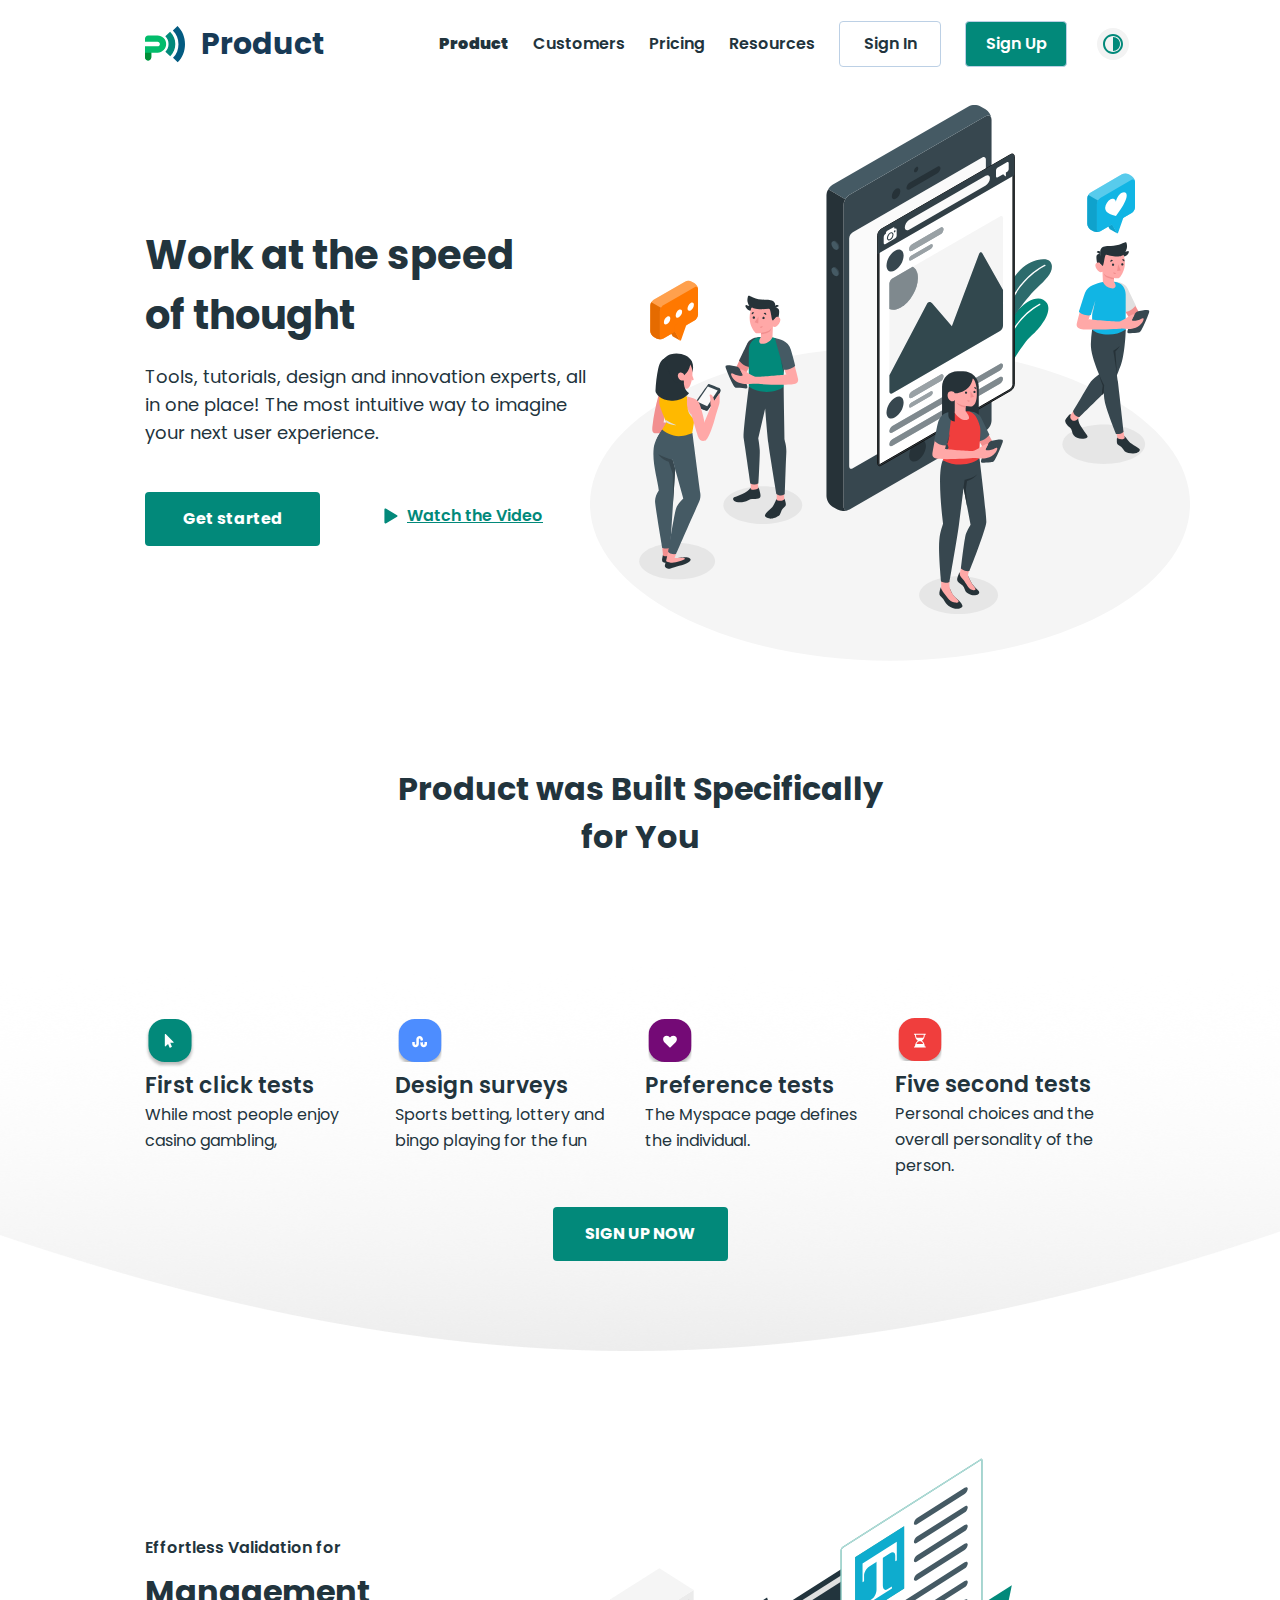
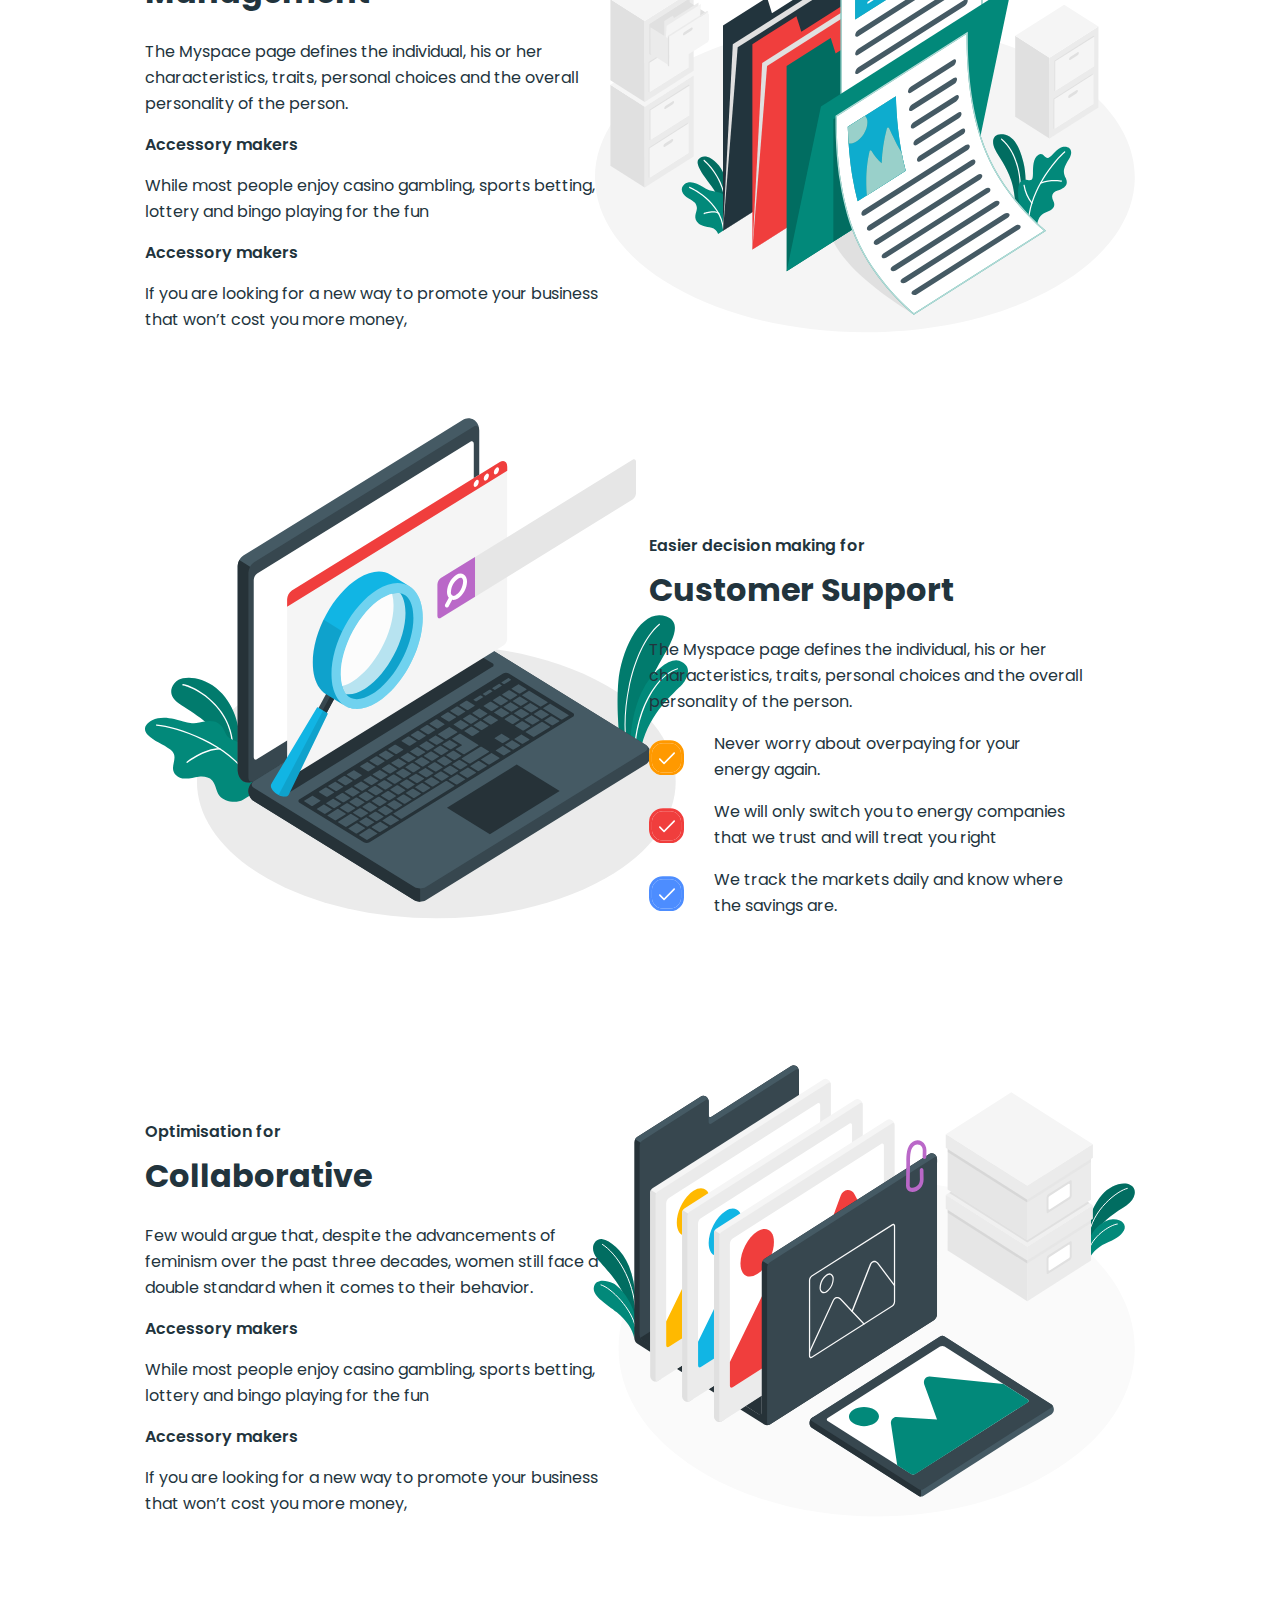
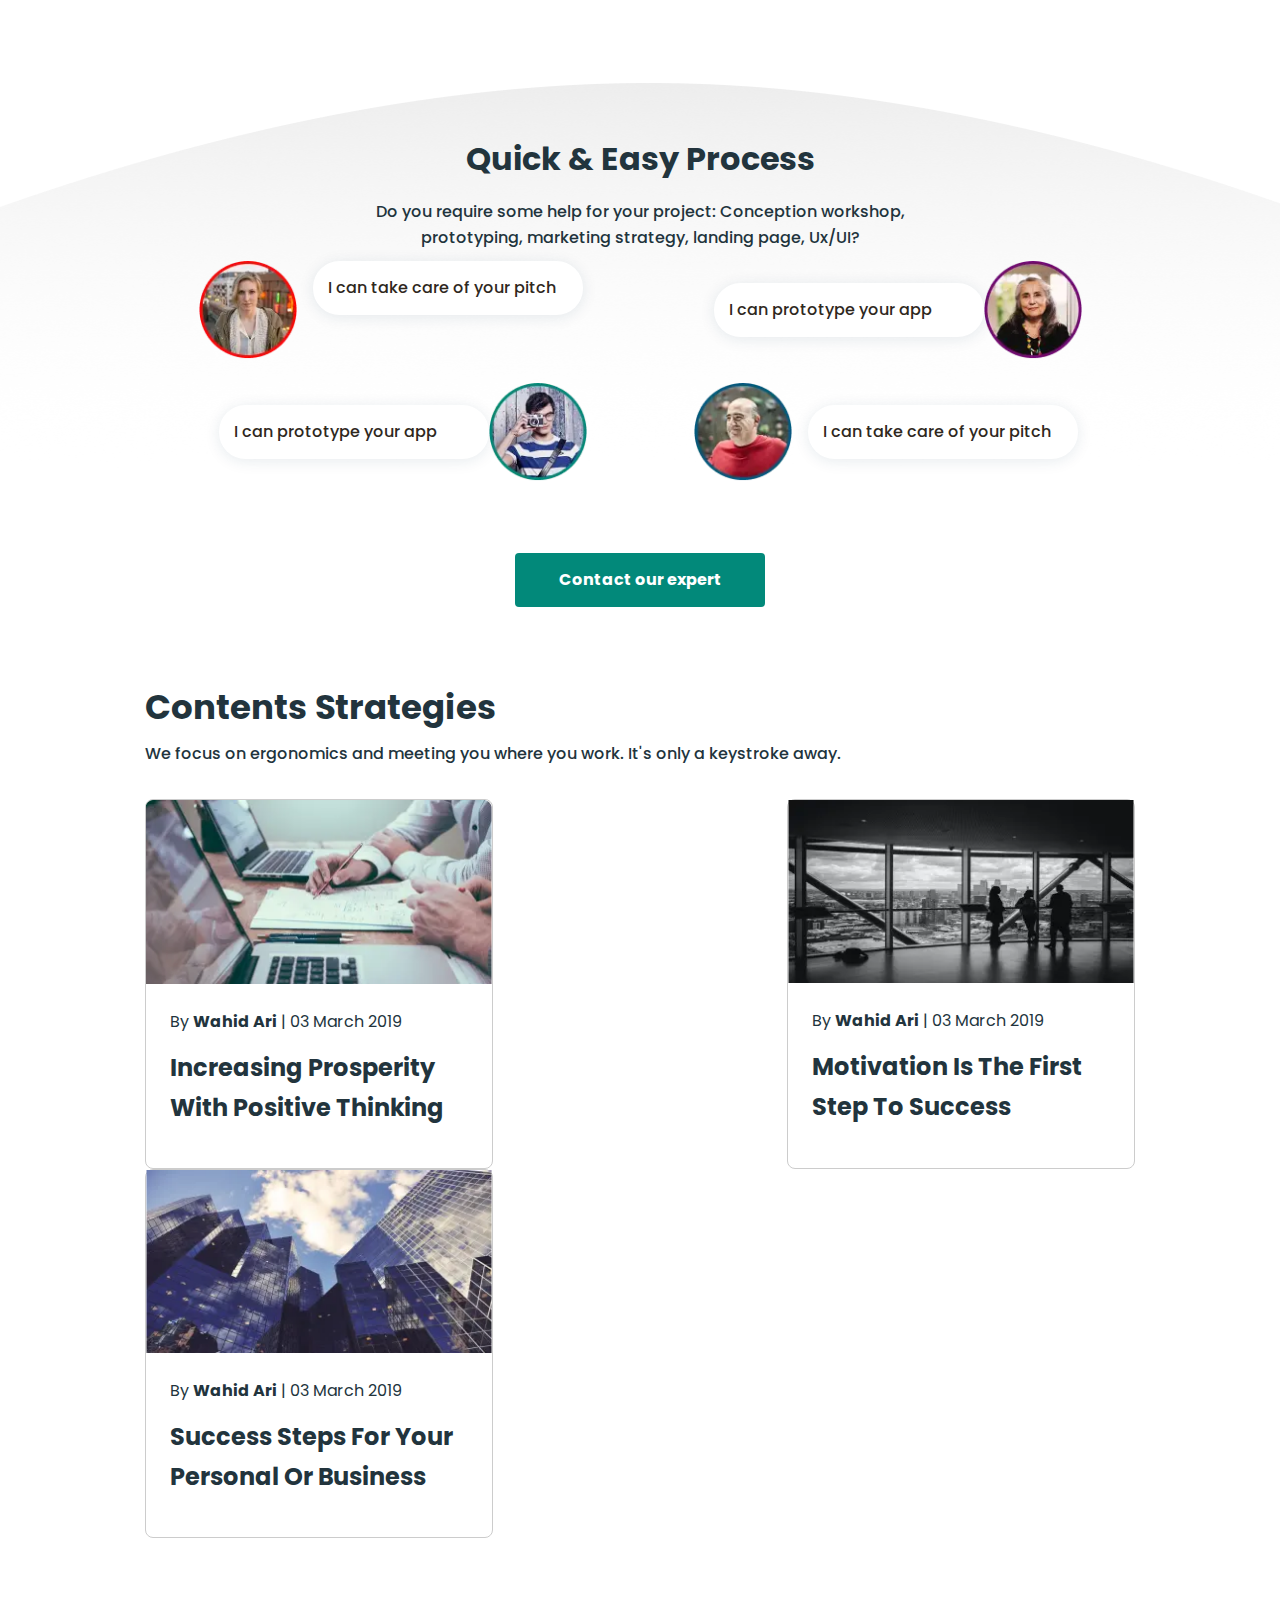
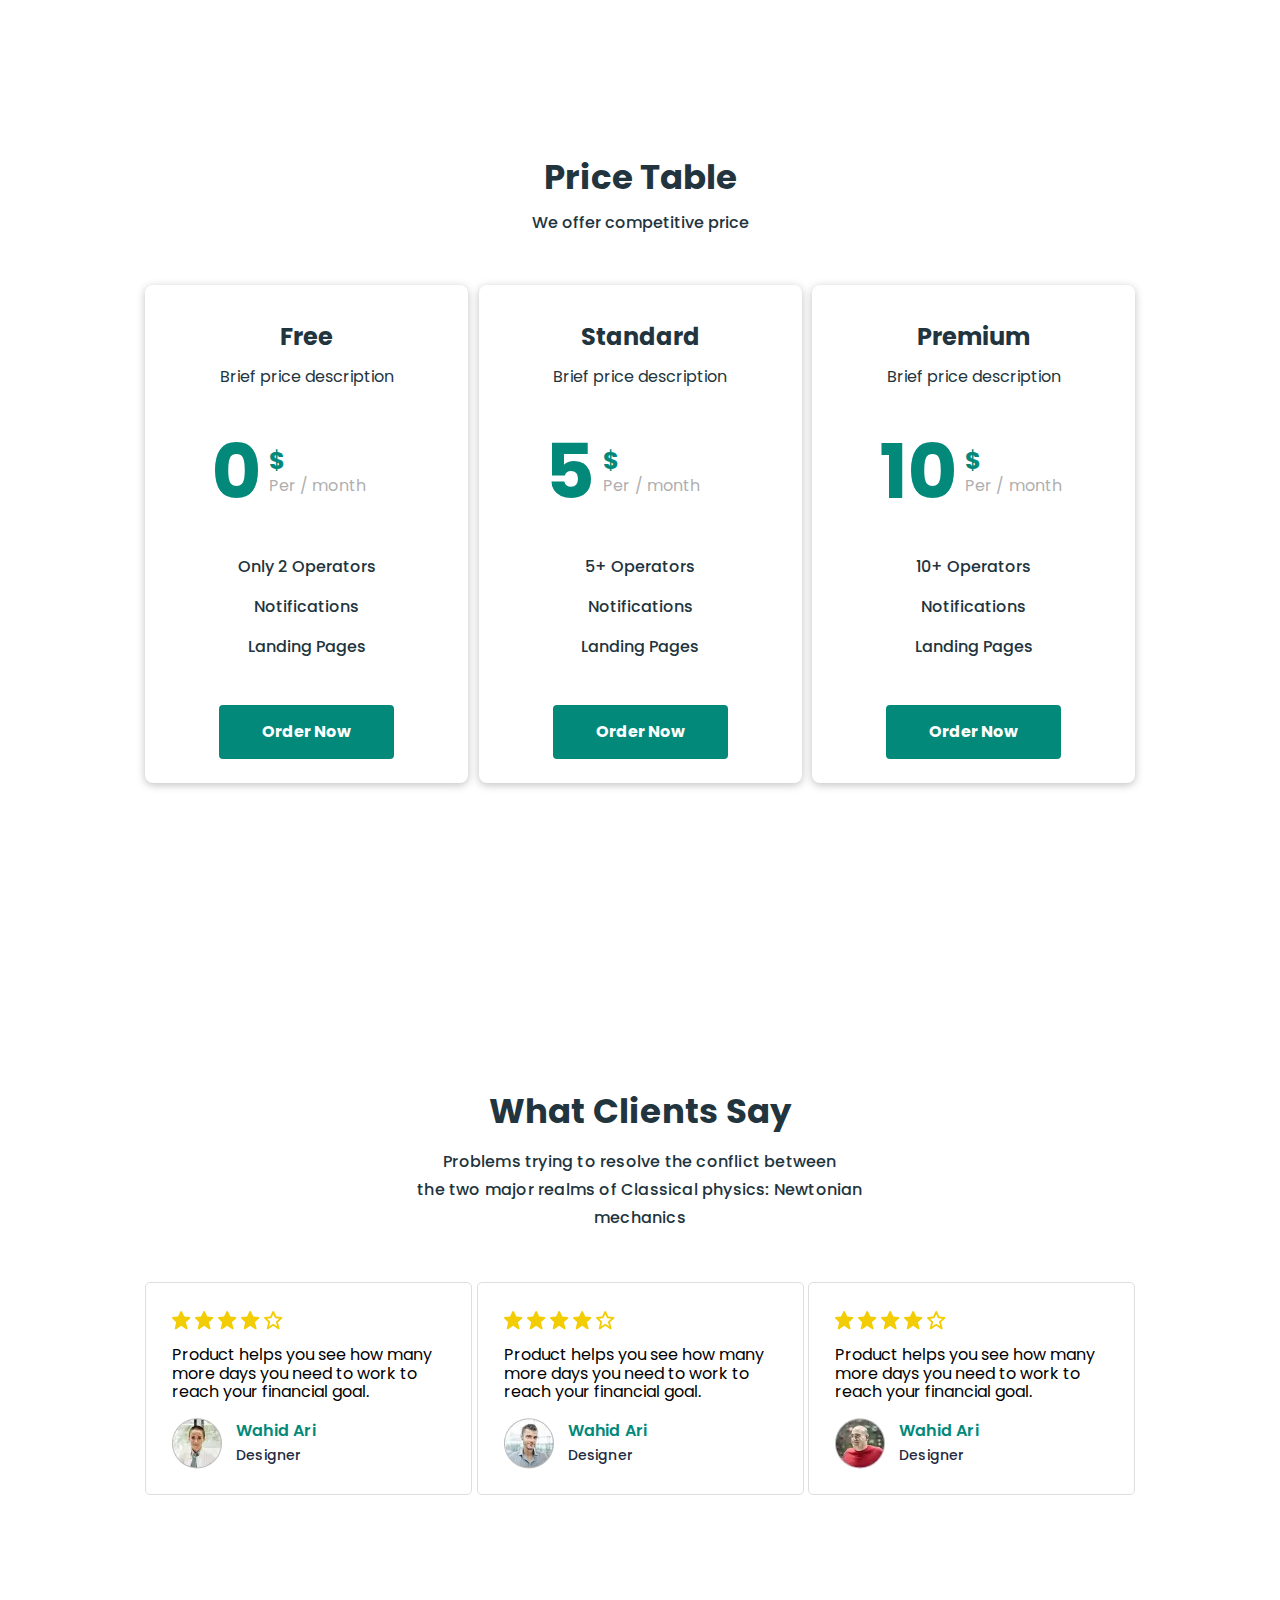
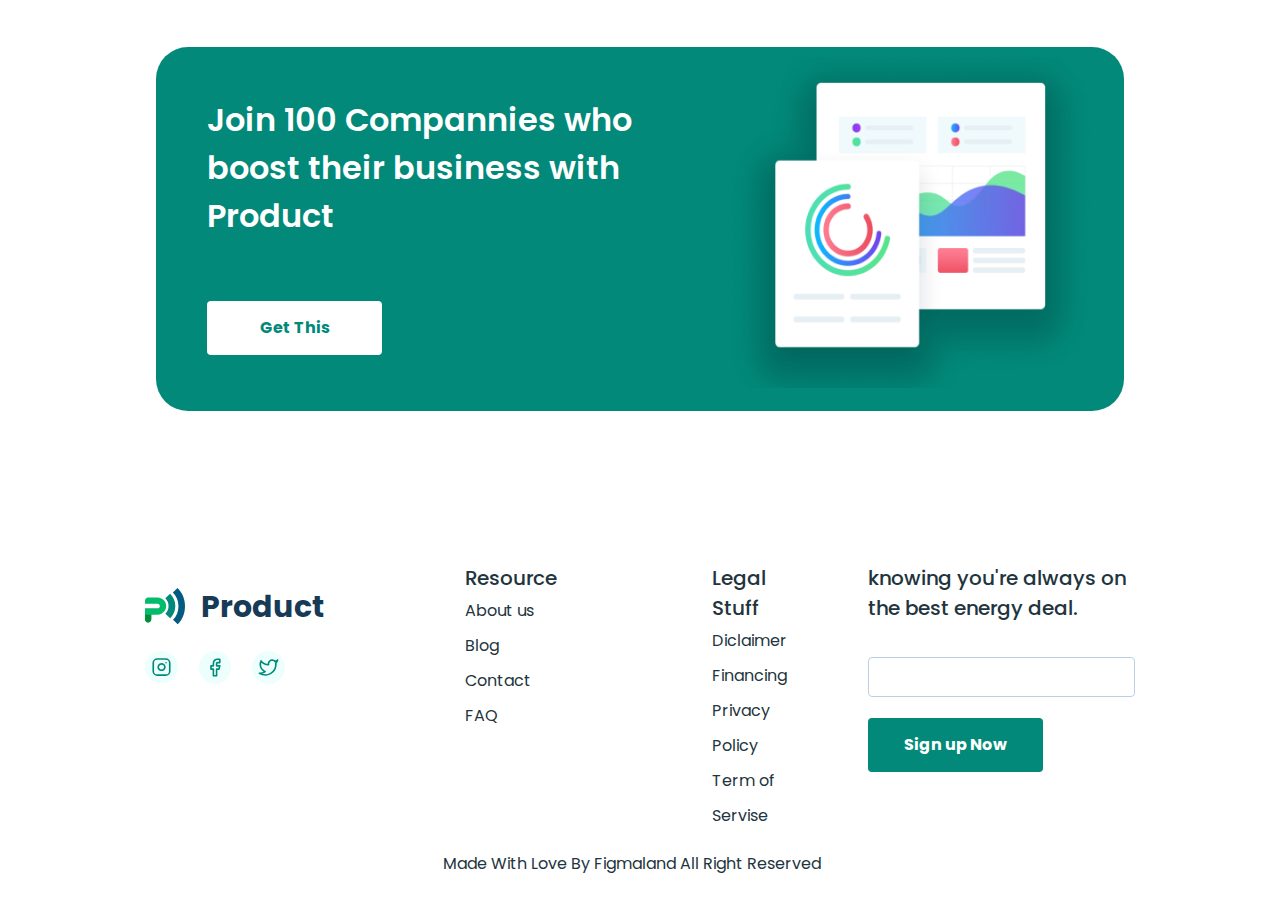
<file: index.html>
<!DOCTYPE html>
<html lang="en">

<head>
  <meta charset="UTF-8">
  <meta http-equiv="X-UA-Compatible" content="IE=edge">
  <meta name="viewport" content="width=device-width, initial-scale=1.0">
  <title>Macbook</title>
  <link rel="preconnect" href="https://fonts.googleapis.com">
  <link rel="preconnect" href="https://fonts.gstatic.com" crossorigin>
  <link href="https://fonts.googleapis.com/css2?family=Poppins:wght@400;500;600;700&display=swap" rel="stylesheet">
  <link rel="stylesheet" href="./styles/normalize.css">
  <link rel="stylesheet" href="./styles/main.css">
</head>

<body>

  <header class="site-header">
    <div class="container">
      <div class="site-header__inner">
        <a class="site-logo" href="./index.html">
          <img src="./images/logo2.svg" alt="Site logo">
          <p class="site-logo2">Product</p>
        </a>

        <nav class="navbar">
          <ul class="navbar__list">
            <li class="navbar__item">
              <a class="navbar__link navbar__link--active" href="index.html">
                Product
              </a>
            </li>
            <li class="navbar__item">
              <a class="navbar__link" href="./customer.html">
                Customers
              </a>
            </li>
            <li class="navbar__item">
              <a class="navbar__link" href="./pricing.html">
                Pricing
              </a>
            </li>
            <li class="navbar__item">
              <a class="navbar__link" href="./resource.html">
                Resources
              </a>
            </li>
            <li class="navbar__item">
              <a class="registration__link" href="#">Sign In</a>
            </li>
            <li class="navbar__item">
              
              <a class="registration__link registration__link--active " href="#">Sign Up</a>
            </li>
            <li class="navbar__item">
              <button class="mode">
              <img src="./images/logo1.svg" alt="">
            </button></li>
          </ul>
        </nav>

        <div class="menu">
          <img src="./images/menu.png" alt="menu img">
        </div>

        
      </div>
    </div>
  </header>

  <main>
    <h1 class="visually-hidden">Welcome to our comfortable platform</h1>
    <section id="hero" class="hero">
      <div class="container">
        <div class="hero__inner">
          <h2 class="hero__title">
            Work at the speed <br> of thought
          </h2>
          <p class="hero__text">
            Tools, tutorials, design and innovation experts, all in one place! The most intuitive way to imagine your
            next user experience.
          </p>

          <a href="#" class="main-link">Get started</a>
          <a class="play-link" href="">Watch the Video</a>

        </div>


      </div>
    </section>

    <section class="product">
      <div class="container">
        <div class="product__inner">
          <h2 class="product__title">
            Product was Built Specifically
            for You
          </h2>

          <ul class="product__list">
            <li class="product__item">
              <h3 class="product__item__title">
                First click tests
              </h3>
              <p class="product__item__text">
                While most people enjoy casino gambling,
              </p>
            </li>
            <li class="product__item">
              <h3 class="product__item__title">
                Design surveys
              </h3>
              <p class="product__item__text">
                Sports betting, lottery and bingo playing for the fun
              </p>
            </li>
            <li class="product__item">
              <h3 class="product__item__title">
                Preference tests
              </h3>
              <p class="product__item__text">
                The Myspace page defines the individual.
              </p>
            </li>
            <li class="product__item">
              <h3 class="product__item__title">
                Five second tests
              </h3>
              <p class="product__item__text">
                Personal choices and the overall personality of the person.
              </p>
            </li>
          </ul>

          <a href="#" class="main-link main-link--product">SIGN UP NOW</a>
        </div>
      </div>
    </section>

    <section class="servises">
      <div class="container">
        <div class="servises__inner">
          <ul class="servises__list">
            <li class="servises__item">
              <div class="servises__item__content">
                <strong class="servises__item__strong">Effortless Validation for</strong>
                <h3 class="servises__item__title">
                  Management
                </h3>

                <p class="servises__item__text">
                  The Myspace page defines the individual, his or her characteristics, traits, personal choices and the
                  overall personality of the person.
                </p>

                <strong class="servises__item__strong">Accessory makers</strong>

                <p class="servises__item__text">
                  While most people enjoy casino gambling, sports betting, lottery and bingo playing for the fun
                </p>

                <strong class="servises__item__strong">Accessory makers</strong>

                <p class="servises__item__text">
                  If you are looking for a new way to promote your business that won’t cost you more money,
                </p>
              </div>
            </li>

            <li class="servises__item">
              <div class="servises__item__content">
                <strong class="servises__item__strong">Easier decision making for</strong>
                <h3 class="servises__item__title">
                  Customer Support
                </h3>

                <p class="servises__item__text">
                  The Myspace page defines the individual, his or her characteristics, traits, personal choices and the
                  overall personality of the person.
                </p>

                <ul class="about">
                  <li class="about__item">
                    <p class="about__text">
                      Never worry about overpaying for your energy again.
                    </p>
                  </li>
                  <li class="about__item">
                    <p class="about__text">
                      We will only switch you to energy companies that we trust and will treat you right
                    </p>
                  </li>
                  <li class="about__item">
                    <p class="about__text">
                      We track the markets daily and know where the savings are.
                    </p>
                  </li>
                </ul>

              </div>

            </li>
            <li class="servises__item">
              <div class="servises__item__content">
                <strong class="servises__item__strong">Optimisation for</strong>
                <h3 class="servises__item__title">
                  Collaborative
                </h3>

                <p class="servises__item__text">
                  Few would argue that, despite the advancements of feminism over the past three decades, women still
                  face a double standard when it comes to their behavior.
                </p>

                <strong class="servises__item__strong">Accessory makers</strong>

                <p class="servises__item__text">
                  While most people enjoy casino gambling, sports betting, lottery and bingo playing for the fun
                </p>

                <strong class="servises__item__strong">Accessory makers</strong>

                <p class="servises__item__text">
                  If you are looking for a new way to promote your business that won’t cost you more money,
                </p>
              </div>

            </li>
          </ul>
        </div>
      </div>
    </section>

    <section class="experts">
      <div class="container">
        <div class="experts__inner">
          <h2 class="experts__title">
            Quick & Easy Process
          </h2>
          <p class="experts__text">
            Do you require some help for your project: Conception workshop,
            prototyping, marketing strategy, landing page, Ux/UI?
          </p>

          <ul class="experts__list">
            <li class="experts__item">
             <picture>
              <source type="image/webp" srcset="./images/person1.webp 1x , ./images/person1@2x.webp 2x">
              <img class="person1" src="./images/person1.png" alt="" srcset=" ./images/person1.png 1x , ./images/person1@2x.png 2x" width="98" height="98">

             </picture>
              
              <p class="experts__comment">
                I can take care of your pitch
                <span class="circle"></span>
                <span class="circle circle2"></span>
              </p>

            </li>
            
            <li class="experts__item">
              <picture>
                <source type="image/webp" srcset="./images/person2.webp 1x , ./images/person2@2x.webp 2x">
                <img class="person1" src="./images/person2.png" alt="" srcset=" ./images/person2.png 1x , ./images/person2@2x.png 2x" width="98" height="98">
  
               </picture>
              
              <p class="experts__comment">
                I can prototype your app
                <span class="circle"></span>
                <span class="circle circle2"></span>
              </p>

            </li>
            <li class="experts__item">
              <picture>
                <source type="image/webp" srcset="./images/person3.webp 1x , ./images/person3@2x.webp 2x">
                <img class="person1" src="./images/person3.png" alt="" srcset=" ./images/person3.png 1x , ./images/person3@2x.png 2x" width="98" height="98">
  
              </picture>
              
              <p class="experts__comment">
                I can prototype your app
                <span class="circle"></span>
                <span class="circle circle2"></span>
              </p>

            </li>
            <li class="experts__item">
              <picture>
                <source type="image/webp" srcset="./images/person4.webp 1x , ./images/person4@2x.webp 2x">
                <img class="person1" src="./images/person4.png" alt="" srcset=" ./images/person4.png 1x , ./images/person4@2x.png 2x" width="98" height="98">
  
               </picture>
              <p class="experts__comment">
                I can take care of your pitch
              </p>

              <span class="circle"></span>
              <span class="circle circle2"></span>
            </li>
            
          </ul>

          <a href="#" class="experts__link">Contact our expert</a>

        </div>
      </div>
    </section>

    <section class="strategies">
      <div class="container">
        <div class="strategies__inner">
          <h2 class="strategies__title">
            Contents Strategies
          </h2>
          <p class="strategies__text">
            We focus on ergonomics and meeting you where you work. It's only a keystroke away. 
          </p>

          <ul class="strategies__list">
            <li class="strategies__item strategies-item">

              <picture>
                <source type="image/webp" srcset=" ./images/str1.webp 1x , ./images/str1@2x.webp 2x " >

                <img src="./images/str1.png" alt="" srcset=" ./images/str1.png 1x , ./images/str1@2x.png 2x ">
              </picture>

              <div class="strategies-item__content">
                <p class="strategies-item__owner">
                  By <strong>Wahid Ari</strong> |  <time datetime="2019-03-03">03 March 2019</time>
                </p>
  
                <p class="strategies-item__text">
                  Increasing Prosperity With Positive Thinking
                </p>
              </div>
            </li>
            <li class="strategies__item strategies-item">
              <picture>
                <source type="image/webp" srcset=" ./images/str2.webp 1x , ./images/str2@2x.webp 2x " >

                <img src="./images/str2.png" alt="" srcset=" ./images/str2.png 1x , ./images/str2@2x.png 2x ">
              </picture>

              <div class="strategies-item__content">
                <p class="strategies-item__owner">
                  By <strong>Wahid Ari</strong> |  <time datetime="2019-03-03">03 March 2019</time>
                </p>
  
                <p class="strategies-item__text">
                  Motivation Is The First Step To Success
                </p>
              </div>
            </li>
            <li class="strategies__item strategies-item">
              <picture>
                <source type="image/webp" srcset=" ./images/str3.webp 1x , ./images/str3@2x.webp 2x " >

                <img src="./images/str3.png" alt="" srcset=" ./images/str3.png 1x , ./images/str3@2x.png 2x ">
              </picture>

              <div class="strategies-item__content">
                <p class="strategies-item__owner">
                  By <strong>Wahid Ari</strong> |  <time datetime="2019-03-03">03 March 2019</time>
                </p>
  
                <p class="strategies-item__text">
                  Success Steps For Your Personal Or Business
                </p>
              </div>
            </li>
          </ul>

          <div class="circles">
            <span class="circle circle3"></span>
            <span class="circle circle3"></span>
            <span class="circle circle3"></span>
          </div>
        </div>
      </div>
    </section>

    <section class="cards">
      <div class="container">
        <div class="cards__inner">
          <h2 class="cards__title">
            Price Table
          </h2>

          <p class="cards__text">We offer competitive price</p>

          <ul class="cards__list">
            <li class="cards__item price-item">
              <div class="price-item__content">
                <h3 class="cards-item__title">
                  Free
                </h3>
  
                <p class="cards-item__text">Brief price description</p>
  
                <div class="cards__price">
                  <p class="cards__price__number">0</p>
                  <div class="cards__price__inner price-inner">
                    <p class="price-inner__dollar">$</p>
                    <p class="price-inner__month">Per / month</p>
                  </div>
                </div>
  
                <p class="cards-item__text item-text--description">Only 2 Operators</p>
                <p class="cards-item__text item-text--description">Notifications</p>
                <p class="cards-item__text item-text--description">Landing Pages</p>
  
                <a class="main-link main-link--order" href="#">Order Now</a>
              </div>

            </li>
            <li class="cards__item price-item">
              <h3 class="cards-item__title">
                Standard
              </h3>

              <p class="cards-item__text">Brief price description</p>

              <div class="cards__price">
                <p class="cards__price__number">5</p>
                <div class="cards__price__inner price-inner">
                  <p class="price-inner__dollar">$</p>
                  <p class="price-inner__month">Per / month</p>
                </div>
              </div>

              <p class="cards-item__text item-text--description">5+ Operators</p>
              <p class="cards-item__text item-text--description">Notifications</p>
              <p class="cards-item__text item-text--description">Landing Pages</p>

              <a class="main-link main-link--order" href="#">Order Now</a>

            </li>
            <li class="cards__item price-item">
              <h3 class="cards-item__title">
                Premium
              </h3>

              <p class="cards-item__text">Brief price description</p>

              <div class="cards__price">
                <p class="cards__price__number">10</p>
                <div class="cards__price__inner price-inner">
                  <p class="price-inner__dollar">$</p>
                  <p class="price-inner__month">Per / month</p>
                </div>
              </div>

              <p class="cards-item__text item-text--description">10+ Operators</p>
              <p class="cards-item__text item-text--description">Notifications</p>
              <p class="cards-item__text item-text--description">Landing Pages</p>

              <a class="main-link main-link--order" href="#">Order Now</a>

            </li>
          </ul>
        </div>
      </div>
    </section>

    <section class="clients">
      <div class="container">
        <div class="clients__inner">
          <h2 class="clients__title">What Clients Say</h2>
          <p class="clients__text">
            Problems trying to resolve the conflict between <br> 
            the two major realms of Classical physics: Newtonian mechanics 
          </p>

          <ul class="clients__list">
            <li class="clients__item clients-item">
              <span class="star"><img src="./images/star.svg" alt="" width="20" height="20"></span>
              <span class="star"><img src="./images/star.svg" alt="" width="20" height="20"></span>
              <span class="star"><img src="./images/star.svg" alt="" width="20" height="20"></span>
              <span class="star"><img src="./images/star.svg" alt="" width="20" height="20"></span>

              <span class="star star--active"><img src="./images/star2.svg" alt="" width="20" height="20"></span>

              <p class="clients-item__text">Product helps you see how many 
                more days you need to work to 
                reach your financial goal.</p>

              <div class="person">

                <picture>
                  <source type="image/webp" srcset="./images/client1.webp 1x, ./images/client1@2x.webp 2x">
                  <img src="./images/client1.png" alt="" srcset="./images/client1.png 1x, ./images/client1@2x.png 2x" width="50" height="50">
                </picture>

                <div class="person__inner">
                  <p class="person__name">
                    Wahid Ari
                  </p>
                  <p class="person__job">Designer</p>
                </div>
              </div>
            </li>
            <li class="clients__item clients-item">
              <span class="star"><img src="./images/star.svg" alt=""></span>
              <span class="star"><img src="./images/star.svg" alt=""></span>
              <span class="star"><img src="./images/star.svg" alt=""></span>
              <span class="star"><img src="./images/star.svg" alt=""></span>

              <span class="star star--active"><img src="./images/star2.svg" alt=""></span>

              <p class="clients-item__text">Product helps you see how many 
                more days you need to work to 
                reach your financial goal.</p>

              <div class="person">
                <picture>
                  <source type="image/webp" srcset="./images/client2.webp 1x, ./images/client2@2x.webp 2x">
                  <img src="./images/client2.png" alt="" srcset="./images/client2.png 1x, ./images/client2@2x.png 2x" width="50" height="50">
                </picture>
                <div class="person__inner">
                  <p class="person__name">
                    Wahid Ari
                  </p>
                  <p class="person__job">Designer</p>
                </div>
              </div>
            </li>
            <li class="clients__item clients-item">
              <span class="star"><img src="./images/star.svg" alt=""></span>
              <span class="star"><img src="./images/star.svg" alt=""></span>
              <span class="star"><img src="./images/star.svg" alt=""></span>
              <span class="star"><img src="./images/star.svg" alt=""></span>

              <span class="star star--active"><img src="./images/star2.svg" alt=""></span>

              <p class="clients-item__text">Product helps you see how many 
                more days you need to work to 
                reach your financial goal.</p>

              <div class="person">
                <picture>
                  <source type="image/webp" srcset="./images/client3.webp 1x, ./images/client3@2x.webp 2x">
                  <img src="./images/client3.png" alt="" srcset="./images/client3.png 1x, ./images/client3@2x.png 2x" width="50" height="50">
                </picture>
                <div class="person__inner">
                  <p class="person__name">
                    Wahid Ari
                  </p>
                  <p class="person__job">Designer</p>
                </div>
              </div>
            </li>
          </ul>

        </div>
      </div>
    </section>

    <section class="join">
      <div class="join__inner">
        <h2 class="join__title">Join 100 Compannies who boost their business with Product</h2>
        <a class="main-link main-link-join" href="">Get This</a>
      </div>
    </section> 
   </main>

  <footer class="site-footer">
    <div class="container">
      <div class="site-footer__inner">
        
        <div class="sites">
          <a class="site-logo" href="./index.html">
            <img class="site-logo-img" src="./images/logo2.svg" alt="site logo" width="32" height="30" >
            <p class="site-logo2">Product</p>
          </a>
          <div class="social-sites">
            <ul class="social-sites__list">
              <li class="social-sites__item social-sites-item">
                <a class="instagram-logo" href="https://www.instagram.com/" target="_blank">
                  <img src="./images/Instagram.svg"  alt="">
                </a>
              </li>
              <li class="social-sites__item social-sites-item">
                <a class="facebook-logo" href="https://www.facebook.com/" target="_blank">
                  <img src="./images/facebook.svg" alt="">
                </a>
              </li>
              <li class="social-sites__item social-sites-item">
                <a class="twit-logo" href="https://www.twitter.com/" target="_blank">
                  <img src="./images/twit.svg" alt="">
                </a>
              </li>
            </ul>
          </div>
        </div>

        <div class="resource">
          <ul class="resource__list">
            <strong class="resource__title">Resource</strong>
            <li class="resource__item">
              <a href="#" class="footer-link">About us</a>
              <a href="#" class="footer-link">Blog</a>
              <a href="#" class="footer-link">Contact</a>
              <a href="#" class="footer-link">FAQ</a>
            </li>
          </ul>
        </div>
        <div class="staff">
          <ul class="staff__list">
            <strong class="staff__title">Legal Stuff</strong>
            <li class="staff__item">
              <a href="#" class="footer-link">Diclaimer</a>
              <a href="#" class="footer-link">Financing</a>
              <a href="#" class="footer-link">Privacy Policy</a>
              <a href="#" class="footer-link">Term of Servise</a>
            </li>
          </ul>
        </div>

        <div class="moto">
          <p class="moto__text">knowing you're always on the best energy deal. 
          </p>
          <form action="https://echo.htmlacademy.ru/" method="post">
            <input type="email" name="user_email" aria-label="Emailingizni kiriting">
            <button class="main-link button" type="submit">Sign up Now</button>
          </form>
        </div>

        
      </div>
      <small class="made">Made With Love By Figmaland All Right Reserved 
      </small>
    </div>
  </footer>



  <script src="./styles/main.js"></script>

</body>

</html>
</file>
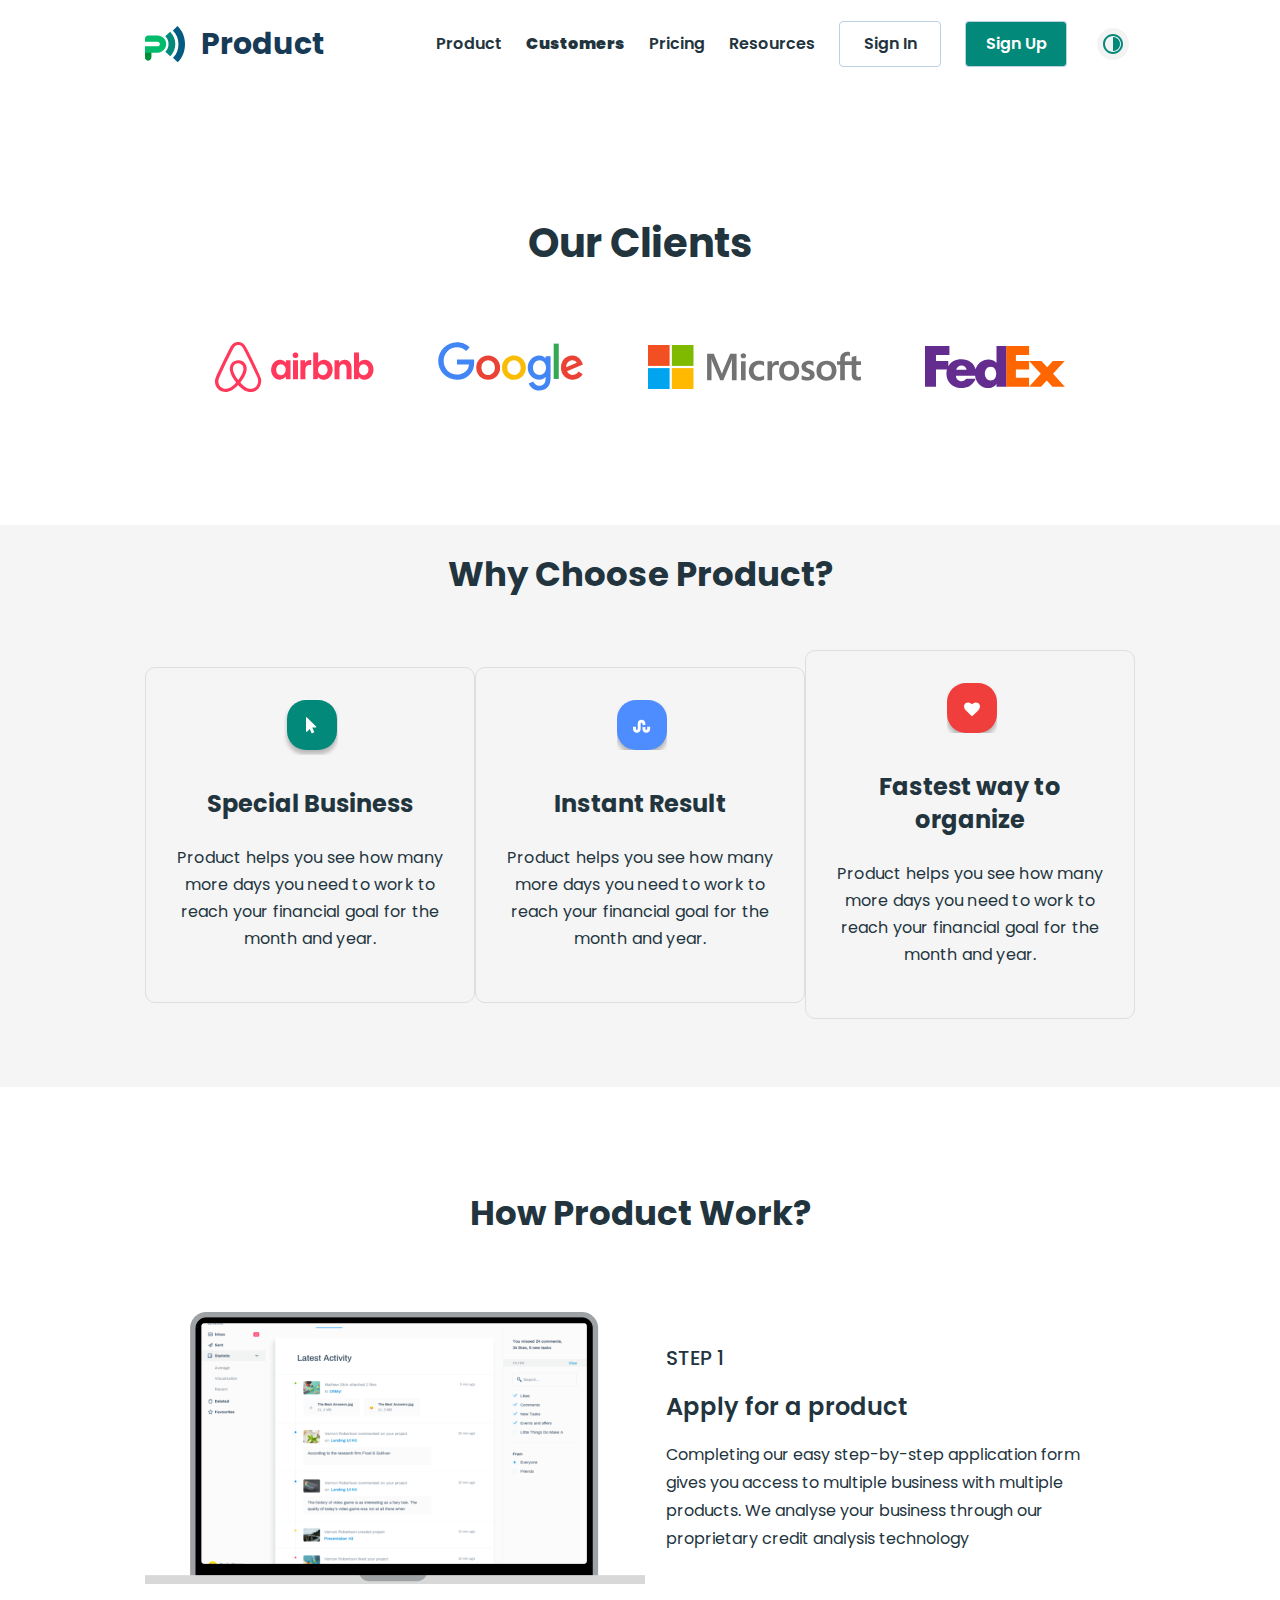
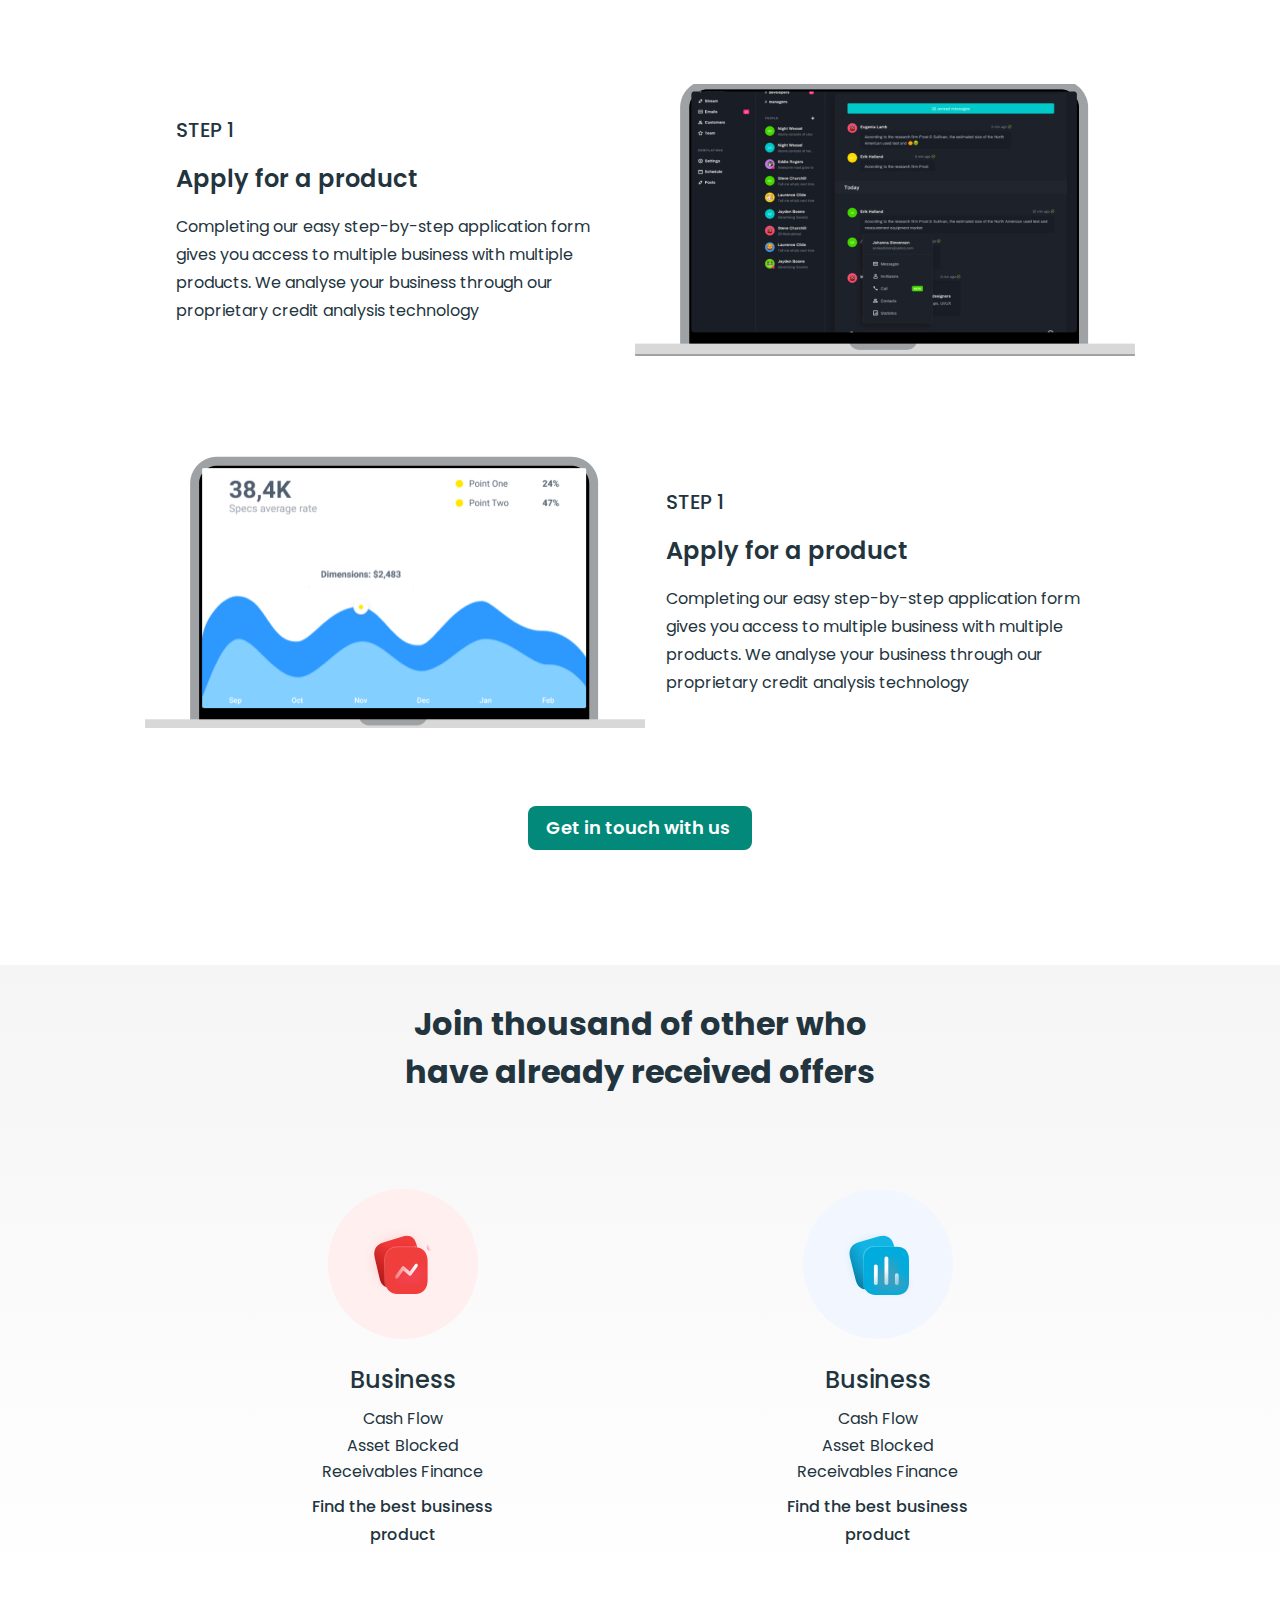
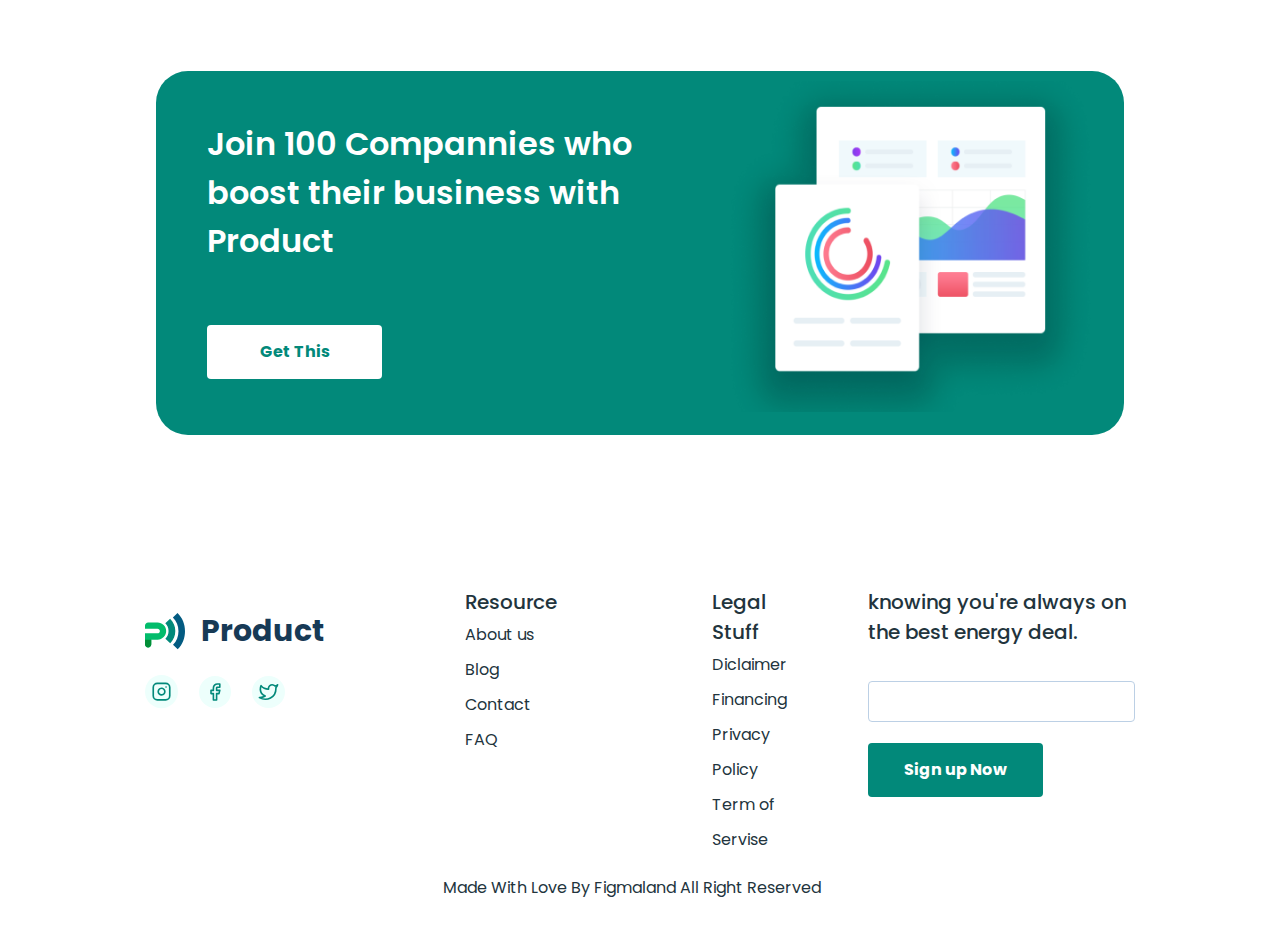
<file: customer.html>
<!DOCTYPE html>
<html lang="en">

<head>
  <meta charset="UTF-8">
  <meta http-equiv="X-UA-Compatible" content="IE=edge">
  <meta name="viewport" content="width=device-width, initial-scale=1.0">
  <title>Macbook-Customer</title>
  <link rel="preconnect" href="https://fonts.googleapis.com">
  <link rel="preconnect" href="https://fonts.gstatic.com" crossorigin>
  <link href="https://fonts.googleapis.com/css2?family=Poppins:wght@400;500;600;700&display=swap" rel="stylesheet">
  <link rel="stylesheet" href="./styles/normalize.css">
  <link rel="stylesheet" href="./styles/main.css">
</head>

<body>

  <header class="site-header">
    <div class="container">
      <div class="site-header__inner">
        <a class="site-logo" href="./index.html">
          <img src="./images/logo2.svg" alt="">
          <p class="site-logo2">Product</p>
        </a>

        <nav class="navbar">
          <ul class="navbar__list">
            <li class="navbar__item">
              <a class="navbar__link" href="index.html">
                Product
              </a>
            </li>
            <li class="navbar__item">
              <a class="navbar__link navbar__link--active" href="customer.html">
                Customers
              </a>
            </li>
            <li class="navbar__item">
              <a class="navbar__link" href="./pricing.html">
                Pricing
              </a>
            </li>
            <li class="navbar__item">
              <a class="navbar__link" href="resource.html">
                Resources
              </a>
            </li>
            <li class="navbar__item">
              <a class="registration__link" href="#">Sign In</a>
            </li>
            <li class="navbar__item">

              <a class="registration__link registration__link--active " href="#">Sign Up</a>
            </li>
            <li class="navbar__item">
              <button class="mode">
                <img src="./images/logo1.svg" alt="">
              </button>
            </li>
          </ul>
        </nav>

        <div class="menu">
          <img src="./images/menu.png" alt="menu img">
        </div>


      </div>
    </div>
  </header>

  <main>

    <section class="partners">
      <div class="container">
        <div class="partners__inner">
          <h2 class="partners__title">
            Our Clients
          </h2>
          <ul class="partners__list">
            <li class="partners__item">
              <img src="./images/airbnb.svg" width="159" height="50" alt="Airbnb's logo">
            </li>
            <li class="partners__item">
              <img src="./images/google.svg" width="146" height="50" alt="Google's logo">
            </li>
            <li class="partners__item">
              <img src="./images/microsoft.svg" width="213" height="44" alt="Microsoft's logo">
            </li>
            <li class="partners__item">
              <img src="./images/fedex.svg" width="140" height="42" alt="FeDex's logo">
            </li>
          </ul>
        </div>
      </div>
    </section>

    <section class="choose">
      <div class="container">
        <div class="choose__inner">
          <h2 class="choose__title">
            Why Choose Product?
          </h2>

          <ul class="choose__list">
            <li class="choose__item choose-item">
              <h3 class="choose-item__title">
                Special Business
              </h3>
              <p class="choose-item__text">
                Product helps you see how many
                more days you need to work
                to reach your financial goal
                for the month and year.
              </p>
            </li>
            <li class="choose__item choose-item">
              <h3 class="choose-item__title">
                Instant Result
              </h3>
              <p class="choose-item__text">
                Product helps you see how many
                more days you need to work
                to reach your financial goal
                for the month and year.
              </p>
            </li>
            <li class="choose__item choose-item">
              <h3 class="choose-item__title">
                Fastest way to organize
              </h3>
              <p class="choose-item__text">
                Product helps you see how many
                more days you need to work
                to reach your financial goal
                for the month and year.
              </p>
            </li>
          </ul>
        </div>
      </div>
    </section>

    <section class="work">
      <div class="container">
        <h2 class="work__title">How Product Work?</h2>
        <ol class="work__list">
          <li class="work__item work-item">
            <div class="work-item__content">
              <h3 class="work-item__title">STEP 1</h3>
              <h4 class="work-item__subtitle">Apply for a product</h4>
              <p class="work-item__text">
                Completing our easy step-by-step application form gives you access to multiple business with multiple
                products. We analyse your business through our proprietary credit analysis technology
              </p>
            </div>
          </li>
          <li class="work__item work-item">
            <div class="work-item__content">
              <h3 class="work-item__title">STEP 1</h3>
              <h4 class="work-item__subtitle">Apply for a product</h4>
              <p class="work-item__text">
                Completing our easy step-by-step application form gives you access to multiple business with multiple
                products. We analyse your business through our proprietary credit analysis technology
              </p>
            </div>
          </li>
          <li class="work__item work-item">
            <div class="work-item__content">
              <h3 class="work-item__title">STEP 1</h3>
              <h4 class="work-item__subtitle">Apply for a product</h4>
              <p class="work-item__text">
                Completing our easy step-by-step application form gives you access to multiple business with multiple
                products. We analyse your business through our proprietary credit analysis technology
              </p>
            </div>
          </li>
        </ol>
        
        <a class="work__link" href="#">Get in touch with us</a>


      </div>
    </section>

    <section class="offer" >
      <div class="container">
        <h2 class="offer__title">
          Join thousand of other who have
          already received offers
        </h2>
  
        <ul class="offer__list">
          <li class="offer__item offer-item">
            <h3 class="offer-item__title">
              Business
            </h3>
            <ul class="offer__sublist offer-sublist">
              <li class="offer-sublist__item">
                Cash Flow
              </li>
              <li class="offer-sublist__item">
                Asset Blocked
              </li>
              <li class="offer-sublist__item">
                Receivables Finance
              </li>
  
            </ul>
  
            <a  class="offer-item__link" href="#">
              Find the best business product
            </a>
  
          </li>
          <li class="offer__item offer-item">
            <h3 class="offer-item__title">
              Business
            </h3>
            <ul class="offer__sublist offer-sublist">
              <li class="offer-sublist__item">
                Cash Flow
              </li>
              <li class="offer-sublist__item">
                Asset Blocked
              </li>
              <li class="offer-sublist__item">
                Receivables Finance
              </li>
  
            </ul>
  
            <a  class="offer-item__link" href="#">
              Find the best business product
            </a>
  
          </li>
        </ul>
      </div>
    </section>

    <section class="join">
      <div class="join__inner">
        <h2 class="join__title">Join 100 Compannies who boost their business with Product</h2>
        <a class="main-link main-link-join" href="">Get This</a>
      </div>
    </section> 

  </main>

  <footer class="site-footer">
    <div class="container">
      <div class="site-footer__inner">
        
        <div class="sites">
          <a class="site-logo" href="./index.html">
            <img class="site-logo-img" src="./images/logo2.svg" alt="site logo" width="32" height="30" >
            <p class="site-logo2">Product</p>
          </a>
          <div class="social-sites">
            <ul class="social-sites__list">
              <li class="social-sites__item social-sites-item">
                <a class="instagram-logo" href="https://www.instagram.com/" target="_blank">
                  <img src="./images/Instagram.svg"  alt="">
                </a>
              </li>
              <li class="social-sites__item social-sites-item">
                <a class="facebook-logo" href="https://www.facebook.com/" target="_blank">
                  <img src="./images/facebook.svg" alt="">
                </a>
              </li>
              <li class="social-sites__item social-sites-item">
                <a class="twit-logo" href="https://www.twitter.com/" target="_blank">
                  <img src="./images/twit.svg" alt="">
                </a>
              </li>
            </ul>
          </div>
        </div>

        <div class="resource">
          <ul class="resource__list">
            <strong class="resource__title">Resource</strong>
            <li class="resource__item">
              <a href="#" class="footer-link">About us</a>
              <a href="#" class="footer-link">Blog</a>
              <a href="#" class="footer-link">Contact</a>
              <a href="#" class="footer-link">FAQ</a>
            </li>
          </ul>
        </div>
        <div class="staff">
          <ul class="staff__list">
            <strong class="staff__title">Legal Stuff</strong>
            <li class="staff__item">
              <a href="#" class="footer-link">Diclaimer</a>
              <a href="#" class="footer-link">Financing</a>
              <a href="#" class="footer-link">Privacy Policy</a>
              <a href="#" class="footer-link">Term of Servise</a>
            </li>
          </ul>
        </div>

        <div class="moto">
          <p class="moto__text">knowing you're always on the best energy deal. 
          </p>
          <form action="https://echo.htmlacademy.ru/" method="post">
            <input type="email" name="user_email" aria-label="Emailingizni kiriting">
            <button class="main-link button" type="submit">Sign up Now</button>
          </form>
        </div>

        
      </div>
      <small class="made">Made With Love By Figmaland All Right Reserved 
      </small>
    </div>
  </footer>

  <script src="./styles/main.js"></script>

</body>

</html>
</file>
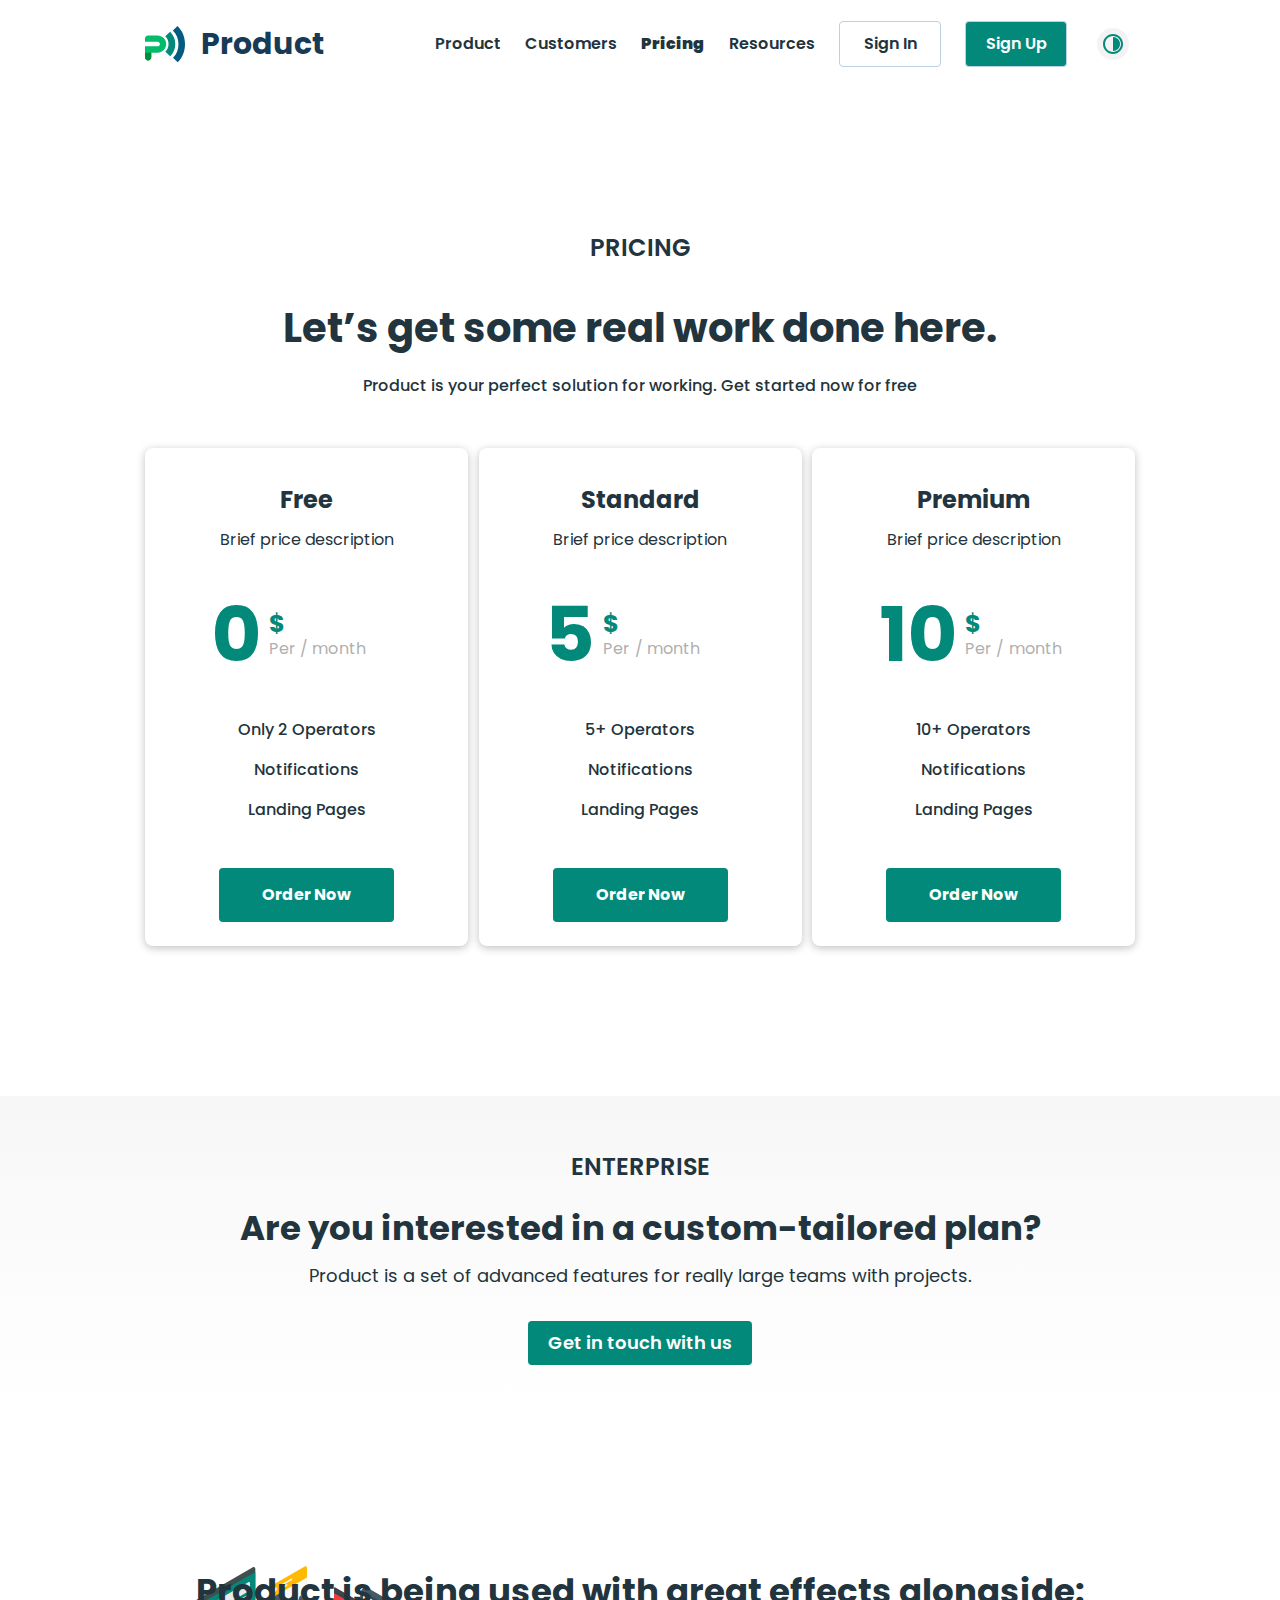
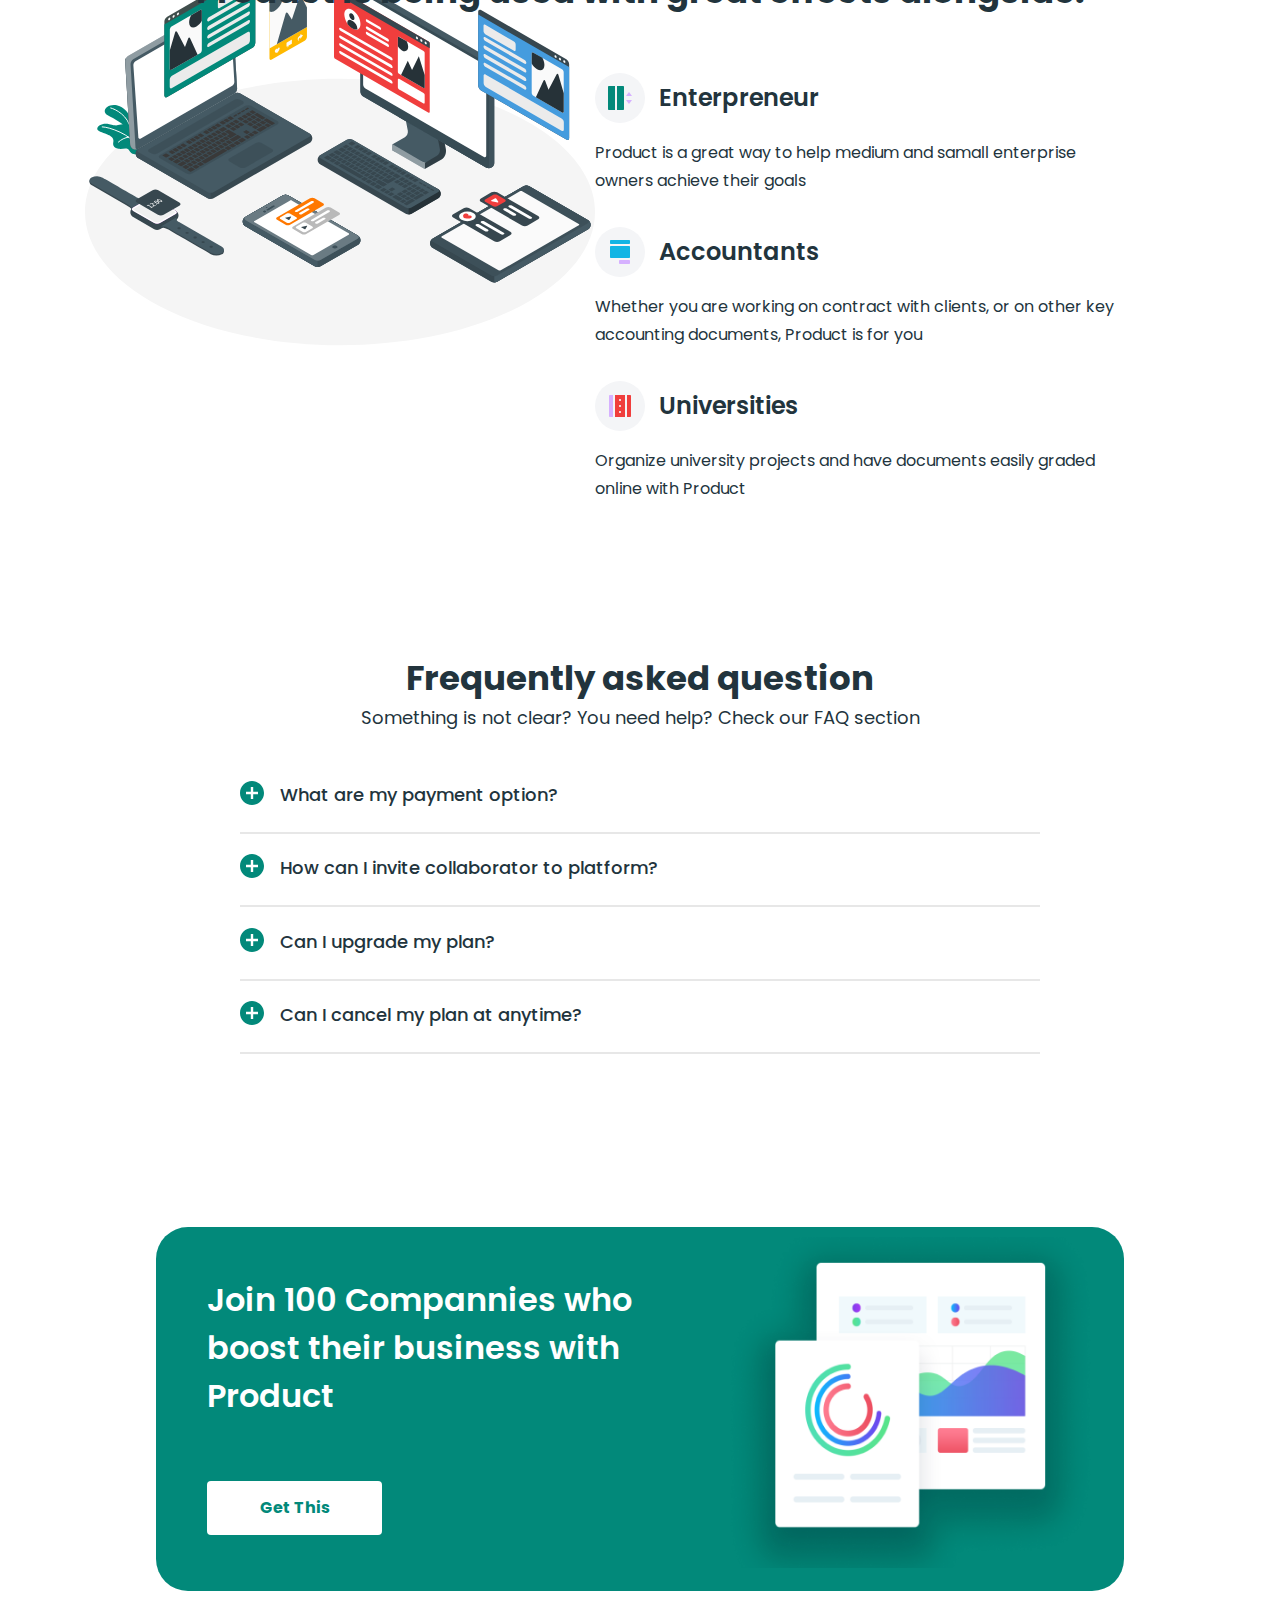
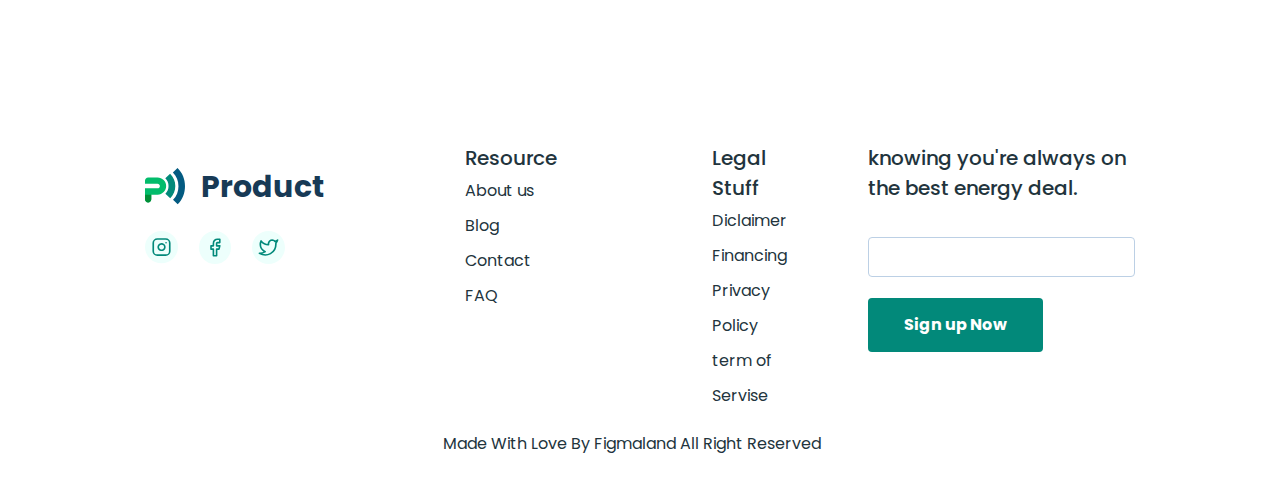
<file: pricing.html>
<!DOCTYPE html>
<html lang="en">
<head>
  <meta charset="UTF-8">
  <meta http-equiv="X-UA-Compatible" content="IE=edge">
  <meta name="viewport" content="width=device-width, initial-scale=1.0">
  <title>Macbook-pricing</title>
  <link rel="preconnect" href="https://fonts.googleapis.com">
  <link rel="preconnect" href="https://fonts.gstatic.com" crossorigin>
  <link href="https://fonts.googleapis.com/css2?family=Poppins:wght@400;500;600;700&display=swap" rel="stylesheet"> 
  <link rel="stylesheet" href="./styles/normalize.css">
  <link rel="stylesheet" href="./styles/main.css">
</head>
<body>
  <header class="site-header">
    <div class="container">
      <div class="site-header__inner">
        <a class="site-logo" href="./index.html">
          <img src="./images/logo2.svg" alt="">
          <p class="site-logo2">Product</p>
        </a>

        <nav class="navbar">
          <ul class="navbar__list">
            <li class="navbar__item">
              <a class="navbar__link" href="./index.html">
                Product
              </a>
            </li>
            <li class="navbar__item">
              <a class="navbar__link" href="./customer.html">
                Customers
              </a>
            </li>
            <li class="navbar__item">
              <a class="navbar__link navbar__link--active" href="pricing.html">
                Pricing
              </a>
            </li>
            <li class="navbar__item">
              <a class="navbar__link" href="resource.html">
                Resources
              </a>
            </li>
            <li class="navbar__item">
              <a class="registration__link" href="#">Sign In</a>
            </li>
            <li class="navbar__item">
              
              <a class="registration__link registration__link--active " href="#">Sign Up</a>
            </li>
            <li class="navbar__item">
              <button class="mode">
              <img src="./images/logo1.svg" alt="">
            </button></li>
            
          </ul>
        </nav>

        <div class="menu">
          <img src="./images/menu.png" alt="menu img">
        </div>
        
      </div>
    </div>
  </header>

  <main>
    <h1 class="visually-hidden">Welcome to our comfortable platform</h1>
    <section class="cards" id="1">
      <div class="container">
        <div class="cards__inner">
          <h2 class="cards__title pricing-card__title">
            PRICING
          </h2>

          <strong class="pricing-card__strong">Let’s get some real work done here.</strong>

          <p class="cards__text">Product is your perfect solution for working. Get started now for free</p>

          <ul class="cards__list">
            <li class="cards__item price-item">
              <div class="price-item__content">
                <h3 class="cards-item__title">
                  Free
                </h3>
  
                <p class="cards-item__text">Brief price description</p>
  
                <div class="cards__price">
                  <p class="cards__price__number">0</p>
                  <div class="cards__price__inner price-inner">
                    <p class="price-inner__dollar">$</p>
                    <p class="price-inner__month">Per / month</p>
                  </div>
                </div>
  
                <p class="cards-item__text item-text--description">Only 2 Operators</p>
                <p class="cards-item__text item-text--description">Notifications</p>
                <p class="cards-item__text item-text--description">Landing Pages</p>
  
                <a class="main-link main-link--order" href="#">Order Now</a>
              </div>

            </li>
            <li class="cards__item price-item">
              <h3 class="cards-item__title">
                Standard
              </h3>

              <p class="cards-item__text">Brief price description</p>

              <div class="cards__price">
                <p class="cards__price__number">5</p>
                <div class="cards__price__inner price-inner">
                  <p class="price-inner__dollar">$</p>
                  <p class="price-inner__month">Per / month</p>
                </div>
              </div>

              <p class="cards-item__text item-text--description">5+ Operators</p>
              <p class="cards-item__text item-text--description">Notifications</p>
              <p class="cards-item__text item-text--description">Landing Pages</p>

              <a class="main-link main-link--order" href="#">Order Now</a>

            </li>
            <li class="cards__item price-item">
              <h3 class="cards-item__title">
                Premium
              </h3>

              <p class="cards-item__text">Brief price description</p>

              <div class="cards__price">
                <p class="cards__price__number">10</p>
                <div class="cards__price__inner price-inner">
                  <p class="price-inner__dollar">$</p>
                  <p class="price-inner__month">Per / month</p>
                </div>
              </div>

              <p class="cards-item__text item-text--description">10+ Operators</p>
              <p class="cards-item__text item-text--description">Notifications</p>
              <p class="cards-item__text item-text--description">Landing Pages</p>

              <a class="main-link main-link--order" href="#">Order Now</a>

            </li>
          </ul>
        </div>
      </div>
    </section>

    <section class="interest">
      <div class="container">
        <div class="interest__inner">
          <h2 class="interest__title">ENTERPRISE</h2>
          <strong class="interest__strong">Are you interested  in a custom-tailored plan?</strong>
          <p class="interest__text">
            Product is a set of advanced features for really large teams with projects.
          </p>
          
          <a href="#" class="main-link main-link-interest">Get in touch with us</a>
        </div>
      </div>
    </section>

    <section class="effect">
      <div class="container">
        <div class="effect__inner">
          <h2 class="effect__title">
            Product is being used with great effects alongside: 
          </h2>

            <ul class="effect__list">
              <li class="effect__item effect-item">
                <h3 class="effect-item__title">
                  Enterpreneur
                </h3>

                <p class="effect-item__text">
                  Product is a great way to help medium and samall enterprise owners achieve their goals
                </p>
              </li>
              <li class="effect__item effect-item">
                <h3 class="effect-item__title">
                  Accountants
                </h3>

                <p class="effect-item__text">
                  Whether you are working on contract with clients, or on other key accounting documents, Product is for you
                </p>
              </li>
              <li class="effect__item effect-item">
                <h3 class="effect-item__title">
                  Universities
                </h3>

                <p class="effect-item__text">
                  Organize university projects and have documents easily graded online with Product 
                </p>
              </li>
              
            </ul>

        </div>
      </div>
    </section>

    <section class="questions">
      <div class="container">
        <div class="questions__inner">
          <h2 class="questions__title">Frequently asked question</h2>
          <p class="questions__text">
            Something is not clear? You need help? Check our FAQ section
          </p>

          <div class="questions-wapper answer">
            <ul class="answer__list">
              <li class="answer__item">
                <form action="#" >
                 <label class="answer__label" >
                  <input class="answer__input" type="checkbox">
                  <span class="answer__title"> What are my payment option?</span>
                  <span class="answer__desc ">After creating your account you will have an oppurtunity to create your first project that will be associated with the collaborators e-mail. An invitation  will be sent automatically. Then, invited user will have to confirm his account by e-mail and finish userd onboarding.</span>
                 </label>
                </form>
                
                <span class="line"></span>
              </li>
              <li class="answer__item">
                <form action="#" >
                 <label class="answer__label" >
                  <input class="answer__input" type="checkbox">
                  <span class="answer__title"> How can I invite collaborator to platform?</span>
                  <span class="answer__desc ">After creating your account you will have an oppurtunity to create your first project that will be associated with the collaborators e-mail. An invitation  will be sent automatically. Then, invited user will have to confirm his account by e-mail and finish userd onboarding.</span>
                 </label>
                </form>
                
                <span class="line"></span>
              </li>
              <li class="answer__item">
                <form action="#" >
                 <label class="answer__label" >
                  <input class="answer__input" type="checkbox">
                  <span class="answer__title"> Can I upgrade my plan?</span>
                  <span class="answer__desc ">After creating your account you will have an oppurtunity to create your first project that will be associated with the collaborators e-mail. An invitation  will be sent automatically. Then, invited user will have to confirm his account by e-mail and finish userd onboarding.</span>
                 </label>
                </form>
                
                <span class="line"></span>
              </li>
              <li class="answer__item">
                <form action="#" >
                 <label class="answer__label" >
                  <input class="answer__input" type="checkbox">
                  <span class="answer__title"> Can I cancel my plan at anytime?</span>
                  <span class="answer__desc ">After creating your account you will have an oppurtunity to create your first project that will be associated with the collaborators e-mail. An invitation  will be sent automatically. Then, invited user will have to confirm his account by e-mail and finish userd onboarding.</span>
                 </label>
                </form>
                
                <span class="line"></span>
              </li>
             
            </ul>
          </div>


        </div>
      </div>
    </section>





    <section class="join">
      <div class="join__inner">
        <h2 class="join__title">Join 100 Compannies who boost their business with Product</h2>
        <a class="main-link main-link-join" href="">Get This</a>
      </div>
    </section> 



  </main>

  <footer class="site-footer">
    <div class="container">
      <div class="site-footer__inner">
        
        <div class="sites">
          <a class="site-logo" href="./index.html">
            <img src="./images/logo2.svg" alt="">
            <p class="site-logo2">Product</p>
          </a>
          <div class="social-sites">
            <ul class="social-sites__list">
              <li class="social-sites__item social-sites-item">
                <a class="instagram-logo" href="https://www.instagram.com/" target="_blank">
                  <img src="./images/Instagram.svg"  alt="">
                </a>
              </li>
              <li class="social-sites__item social-sites-item">
                <a class="facebook-logo" href="https://www.facebook.com/" target="_blank">
                  <img src="./images/facebook.svg" alt="">
                </a>
              </li>
              <li class="social-sites__item social-sites-item">
                <a class="twit-logo" href="https://www.twitter.com/" target="_blank">
                  <img src="./images/twit.svg" alt="">
                </a>
              </li>
            </ul>
          </div>
        </div>

        <div class="resource">
          <strong class="resource__title">Resource</strong>
          <ul class="resource__list">
            <li class="resource__item">
              <a href="#" class="footer-link">About us</a>
              <a href="#" class="footer-link">Blog</a>
              <a href="#" class="footer-link">Contact</a>
              <a href="#" class="footer-link">FAQ</a>
            </li>
          </ul>
        </div>
        <div class="staff">
          <strong class="staff__title">Legal Stuff</strong>
          <ul class="staff__list">
            <li class="staff__item">
              <a href="#" class="footer-link">Diclaimer</a>
              <a href="#" class="footer-link">Financing</a>
              <a href="#" class="footer-link">Privacy Policy</a>
              <a href="#" class="footer-link">term of Servise</a>
            </li>
          </ul>
        </div>

        <div class="moto">
          <p class="moto__text">knowing you're always on the best energy deal. 
          </p>
          <form action="https://echo.htmlacademy.ru/" method="post">
            <input type="email" name="user_email" aria-label="Emailingizni kiriting">
            <button class="main-link button" type="submit">Sign up Now</button>
          </form>
        </div>

        
      </div>
      <small class="made">Made With Love By Figmaland All Right Reserved 
      </small>
    </div>
  </footer>

  
  



  
  <script src="./styles/main.js"></script>
</body>
</html>
</file>
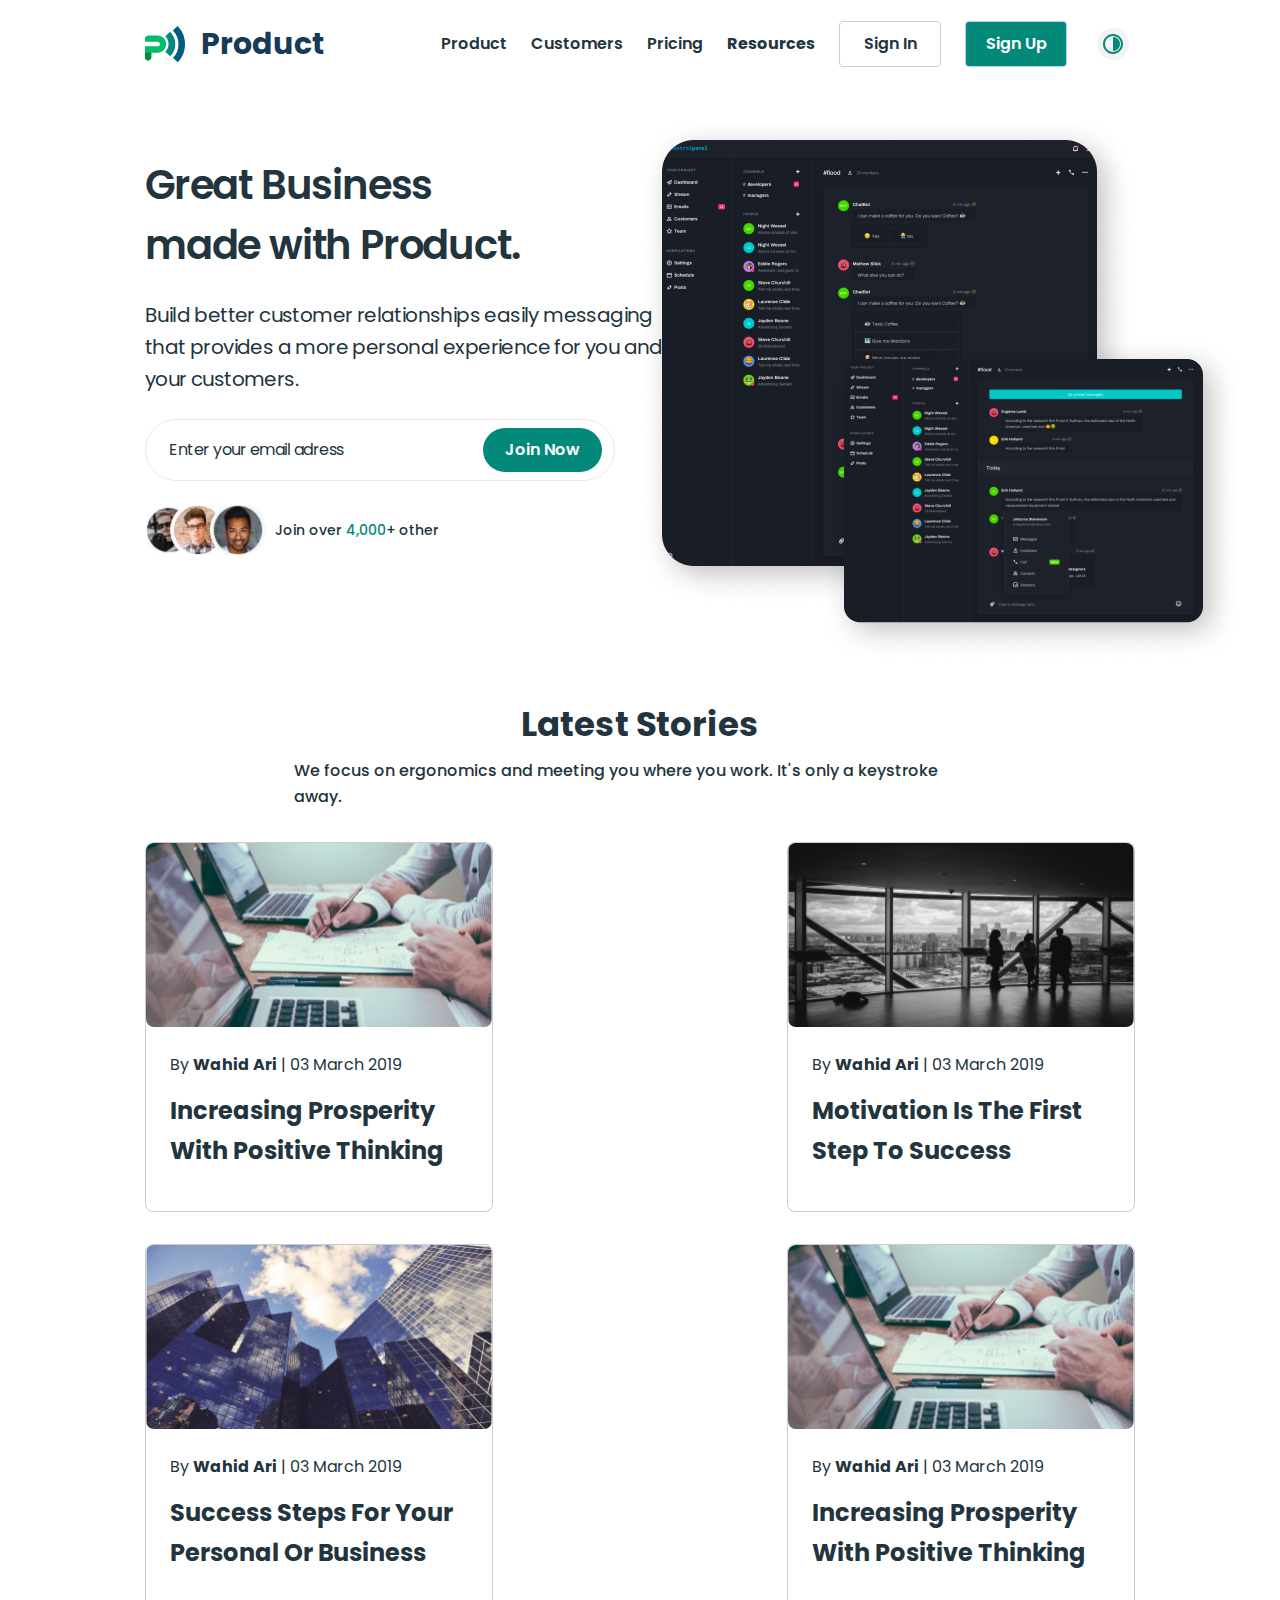
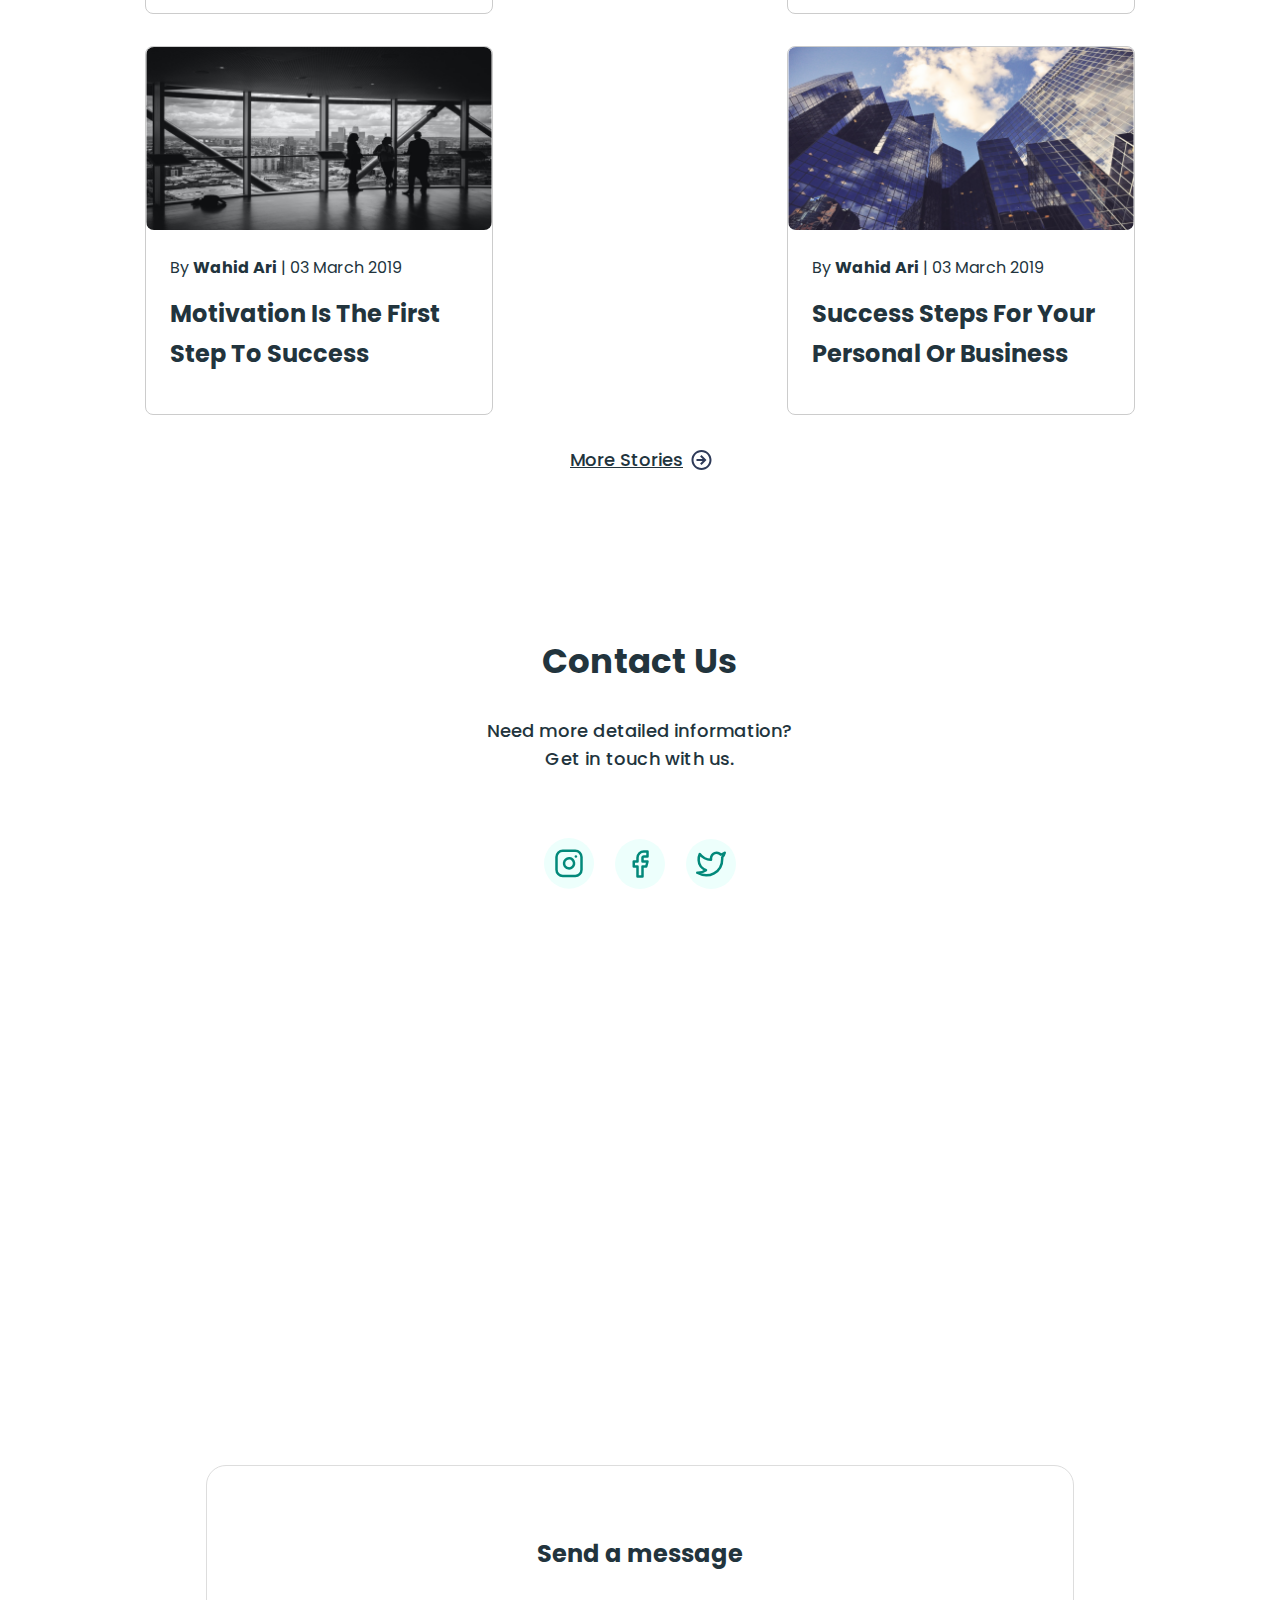
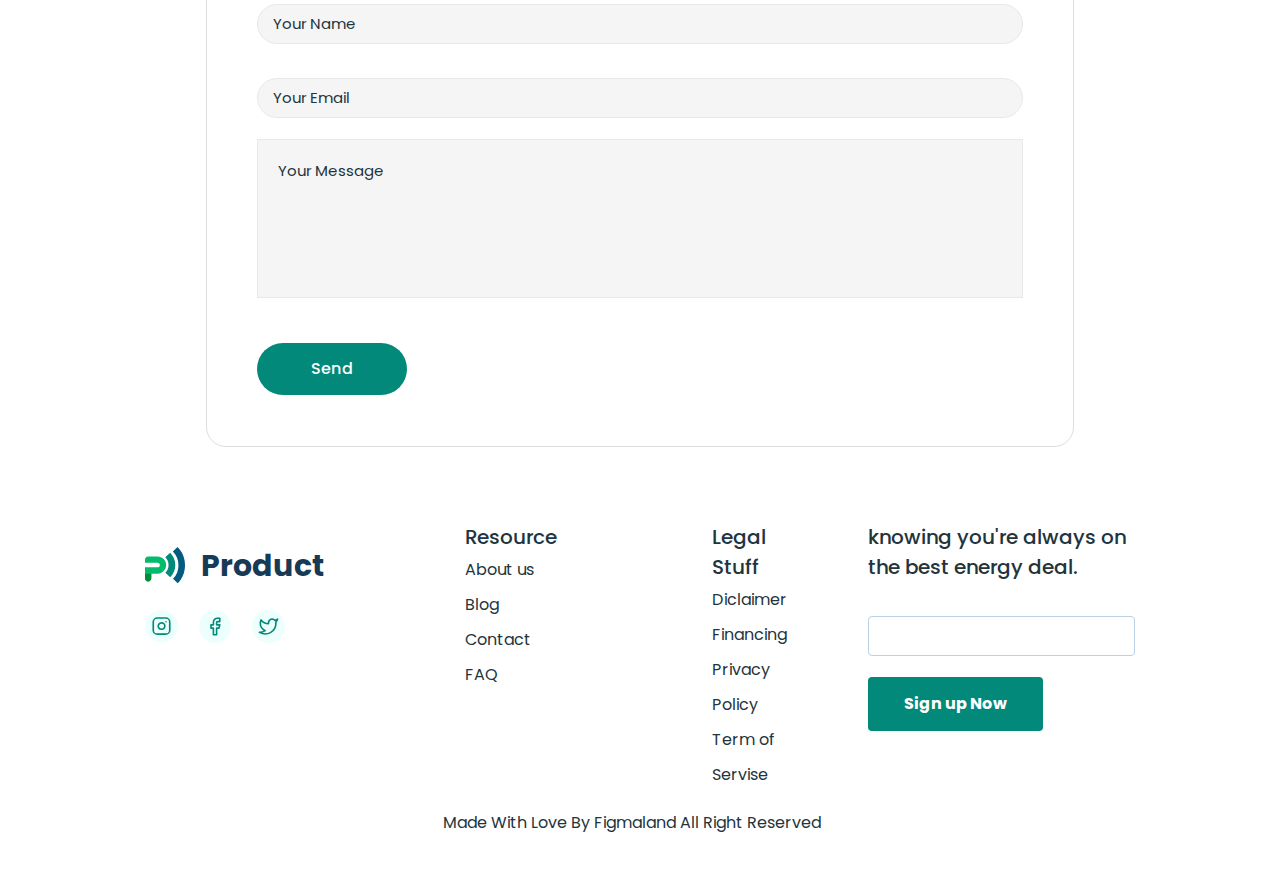
<file: resource.html>
<!DOCTYPE html>
<html lang="en">

<head>
  <meta charset="UTF-8">
  <meta http-equiv="X-UA-Compatible" content="IE=edge">
  <meta name="viewport" content="width=device-width, initial-scale=1.0">
  <title>Macbook Resource</title>
  <link rel="stylesheet" href="./styles/normalize.css">
  <link rel="stylesheet" href="./styles/main.css">
</head>

<body>

  <header class="site-header">
    <div class="container">
      <div class="site-header__inner">
        <a class="site-logo" href="./index.html">
          <img src="./images/logo2.svg" alt="">
          <p class="site-logo2">Product</p>
        </a>

        <nav class="navbar">
          <ul class="navbar__list">
            <li class="navbar__item">
              <a class="navbar__link " href="index.html">
               Product
              </a>
            </li>
            <li class="navbar__item">
              <a class="navbar__link" href="customer.html">
                Customers
              </a>
            </li>
            <li class="navbar__item">
              <a class="navbar__link" href="pricing.html">
                Pricing
              </a>
            </li>
            <li class="navbar__item">
              <a class="navbar__link navbar__link--active" href="resource.html">
                Resources
              </a>
            </li>
            <li class="navbar__item">
              <a class="registration__link" href="#">Sign In</a>
            </li>
            <li class="navbar__item">

              <a class="registration__link registration__link--active " href="#">Sign Up</a>
            </li>
            <li class="navbar__item">
              <button class="mode">
                <img src="./images/logo1.svg" alt="">
              </button>
            </li>
          </ul>
        </nav>

        <div class="menu">
          <img src="./images/menu.png" alt="menu img">
        </div>


      </div>
    </div>
  </header>

  <main>

    <section class="great">
      <div class="container">
        <div class="great__content">
          <h2 class="great__title">
            Great Business <br> made with Product.
          </h2>

          <p class="great__text">
            Build better customer relationships easily messaging that provides a more personal experience for you and
            your customers.
          </p>

          <form class="great__form" action="https://echo.htmlacademy.ru/" method="post" autocomplete="off">
            <input class="great__input" type="email" name="user__email" placeholder="Enter your email adress"
              aria-label="Emailingizni kiriting">
            <button class="great__btn" type="submit">Join Now</button>
          </form>

          <div class="great__join">

            <picture>
              <source type="image/webp" srcset="./images/great-img.webp 1x ,
              ./images/great-img@2x.webp 2x">
              <img class="great__img" src="./images/great-img.png" width="121" height="50" srcset="./images/great-img.png 1x ,
              ./images/great-img@2x.png 2x" alt="">
            </picture>
            

            <span class="great__span">Join over <span class="great__number">4,000</span>+ other</span>
          </div>



        </div>
      </div>
    </section>

    <section class="stories">
      <div class="container">
        <div class="stories__inner">
          <div class="stories__content">
            <h2 class="stories__title">
              Latest Stories
            </h2>
            <p class="stories__text">
              We focus on ergonomics and meeting you where you work. It's only a keystroke away.
            </p>
          </div>

          <ul class="strategies__list">
            <li class="strategies__item strategies__item--story strategies-item ">
              <img src="./images/str1.png" alt="" srcset=" ./images/str1.png 1x , ./images/str1@2x.png 2x ">
              <div class="strategies-item__content">
                <p class="strategies-item__owner">
                  By <strong>Wahid Ari</strong> |  <time datetime="2019-03-03">03 March 2019</time>
                </p>
  
                <p class="strategies-item__text">
                  Increasing Prosperity With Positive Thinking
                </p>
              </div>
            </li>
            <li class="strategies__item strategies__item--story  strategies-item">
              <img src="./images/str2.png" alt="" srcset=" ./images/str2.png 1x , ./images/str2@2x.png 2x ">
              <div class="strategies-item__content">
                <p class="strategies-item__owner">
                  By <strong>Wahid Ari</strong> |  <time datetime="2019-03-03">03 March 2019</time>
                </p>
  
                <p class="strategies-item__text">
                  Motivation Is The First Step To Success
                </p>
              </div>
            </li>
            <li class="strategies__item strategies__item--story strategies-item">
              <img src="./images/str3.png" alt="" srcset=" ./images/str3.png 1x , ./images/str3@2x.png 2x ">
              <div class="strategies-item__content">
                <p class="strategies-item__owner">
                  By <strong>Wahid Ari</strong> |  <time datetime="2019-03-03">03 March 2019</time>
                </p>
  
                <p class="strategies-item__text">
                  Success Steps For Your Personal Or Business
                </p>
              </div>
            </li>
            <li class="strategies__item strategies__item--story strategies-item">
              <img src="./images/str1.png" alt="" srcset=" ./images/str1.png 1x , ./images/str1@2x.png 2x ">
              <div class="strategies-item__content">
                <p class="strategies-item__owner">
                  By <strong>Wahid Ari</strong> |  <time datetime="2019-03-03">03 March 2019</time>
                </p>
  
                <p class="strategies-item__text">
                  Increasing Prosperity With Positive Thinking
                </p>
              </div>
            </li>
            <li class="strategies__item strategies__item--story strategies-item">
              <img src="./images/str2.png" alt="" srcset=" ./images/str2.png 1x , ./images/str2@2x.png 2x ">
              <div class="strategies-item__content">
                <p class="strategies-item__owner">
                  By <strong>Wahid Ari</strong> |  <time datetime="2019-03-03">03 March 2019</time>
                </p>
  
                <p class="strategies-item__text">
                  Motivation Is The First Step To Success
                </p>
              </div>
            </li>
            <li class="strategies__item strategies__item--story strategies-item">
              <img src="./images/str3.png" alt="" srcset=" ./images/str3.png 1x , ./images/str3@2x.png 2x ">
              <div class="strategies-item__content">
                <p class="strategies-item__owner">
                  By <strong>Wahid Ari</strong> |  <time datetime="2019-03-03">03 March 2019</time>
                </p>
  
                <p class="strategies-item__text">
                  Success Steps For Your Personal Or Business
                </p>
              </div>
            </li>
          </ul>

          <a class="stories__link" href="#">More Stories</a>

        </div>
      </div>
    </section>

    <section class="contact">
      <div class="container">
        <div class="contact__inner">
          <div class="contact__content">
            <h2 class="contact__title">Contact Us</h2>
            <p class="contact__text">
              Need more detailed information? 
              Get in touch with us.
            </p>
            <div class="social-sites">
              <ul class="social-sites__list">
                <li class="social-sites__item social-sites-item">
                  <a class="instagram-logo" href="https://www.instagram.com/" target="_blank">
                    <img src="./images/Instagram.svg"  alt="">
                  </a>
                </li>
                <li class="social-sites__item social-sites-item">
                  <a class="facebook-logo" href="https://www.facebook.com/" target="_blank">
                    <img src="./images/facebook.svg" alt="">
                  </a>
                </li>
                <li class="social-sites__item social-sites-item">
                  <a class="twit-logo" href="https://www.twitter.com/" target="_blank">
                    <img src="./images/twit.svg" alt="">
                  </a>
                </li>
              </ul>
            </div>
          </div>

          <iframe class="contact__location" src="https://www.google.com/maps/embed?pb=!1m18!1m12!1m3!1d2996.2549626440755!2d69.24301841528761!3d41.32506887926984!2m3!1f0!2f0!3f0!3m2!1i1024!2i768!4f13.1!3m3!1m2!1s0x38ae8bfaedfe3e1d%3A0x23ac4a5a705b84ab!2sNajot%20Ta%CA%BClim!5e0!3m2!1suz!2s!4v1667733321885!5m2!1suz!2s" width="600" height="450" style="border:0;" allowfullscreen="" loading="lazy" referrerpolicy="no-referrer-when-downgrade"></iframe>
            <form class="contact__forma contact-forma" action="https://echo.htmlacademy.ru/" method="post" autocomplete="off">
              <h2 class="contact-forma__title">Send a message</h2>

              <input class="contact-forma__input" type="text" name="user__name" placeholder="Your Name" aria-label="ismingizni kiriting" >
              <input class="contact-forma__input" type="email" name="user__email" placeholder="Your Email" aria-label="ismingizni kiriting" >
              
              <textarea class="contact-forma__text" name="user__text"  rows="6" aria-label="Matn kiriting" placeholder="Your Message"></textarea>
              <button class="contact-forma__btn" type="submit">Send</button>
            </form>
        </div>
      </div>
    </section>

  </main>

  <footer class="site-footer">
    <div class="container">
      <div class="site-footer__inner">

        <div class="sites">
          <a class="site-logo" href="./index.html">
            <img class="site-logo-img" src="./images/logo2.svg" alt="site logo" width="32" height="30">
            <p class="site-logo2">Product</p>
          </a>
          <div class="social-sites">
            <ul class="social-sites__list">
              <li class="social-sites__item social-sites-item">
                <a class="instagram-logo" href="https://www.instagram.com/" target="_blank">
                  <img src="./images/Instagram.svg"  alt="">
                </a>
              </li>
              <li class="social-sites__item social-sites-item">
                <a class="facebook-logo" href="https://www.facebook.com/" target="_blank">
                  <img src="./images/facebook.svg" alt="">
                </a>
              </li>
              <li class="social-sites__item social-sites-item">
                <a class="twit-logo" href="https://www.twitter.com/" target="_blank">
                  <img src="./images/twit.svg" alt="">
                </a>
              </li>
            </ul>
          </div>
        </div>

        <div class="resource">
          <ul class="resource__list">
            <strong class="resource__title">Resource</strong>
            <li class="resource__item">
              <a href="#" class="footer-link">About us</a>
              <a href="#" class="footer-link">Blog</a>
              <a href="#" class="footer-link">Contact</a>
              <a href="#" class="footer-link">FAQ</a>
            </li>
          </ul>
        </div>
        <div class="staff">
          <ul class="staff__list">
            <strong class="staff__title">Legal Stuff</strong>
            <li class="staff__item">
              <a href="#" class="footer-link">Diclaimer</a>
              <a href="#" class="footer-link">Financing</a>
              <a href="#" class="footer-link">Privacy Policy</a>
              <a href="#" class="footer-link">Term of Servise</a>
            </li>
          </ul>
        </div>

        <div class="moto">
          <p class="moto__text">knowing you're always on the best energy deal.
          </p>
          <form action="https://echo.htmlacademy.ru/" method="post">
            <input type="email" name="user_email" aria-label="Emailingizni kiriting">
            <button class="main-link button" type="submit">Sign up Now</button>
          </form>
        </div>


      </div>
      <small class="made">Made With Love By Figmaland All Right Reserved
      </small>
    </div>
  </footer>

  <script src="./styles/main.js"></script>

</body>

</html>
</file>
<file: styles/main.css>
@font-face {
  font-family: 'Poppins';
  src: url('../fonts/Poppins-Regular.woff2') format('woff2'),
      url('../fonts/Poppins-Regular.woff') format('woff');
  font-weight: normal;
  font-style: normal;
  font-display: swap;
}

@font-face {
  font-family: 'Poppins';
  src: url('../fonts/Poppins-Medium.woff2') format('woff2'),
      url('../fonts/Poppins-Medium.woff') format('woff');
  font-weight: 500;
  font-style: normal;
  font-display: swap;
}

@font-face {
  font-family: 'Poppins';
  src: url('../fonts/Poppins-SemiBold.woff2') format('woff2'),
      url('../fonts/Poppins-SemiBold.woff') format('woff');
  font-weight: 600;
  font-style: normal;
  font-display: swap;
}

@font-face {
  font-family: 'Poppins';
  src: url('../fonts/Poppins-Bold.woff2') format('woff2'),
      url('../fonts/Poppins-Bold.woff') format('woff');
  font-weight: bold;
  font-style: normal;
  font-display: swap;
}

:root {
  --main-bg-color: #fff;
  --main-text-color: #22343D;
  --product-bg-color: linear-gradient(50deg, #EDEDED 0.35%, rgba(255, 255, 255, 0.0001) 99.63%);
  --header-logo:#173A56;
  --interest-bg-img:linear-gradient(180deg, #F7F7F7 0%, rgba(247, 247, 247, 0) 100%);
  --choose-bg-color:#F5F5F5;
}

.dark {
  --main-bg-color: #1F2E35;
  --main-text-color: #fff;
  --product-bg-color: linear-gradient(50deg, #22343D 0.35%, rgba(67, 67, 67, 0.0001) 99.63%);
  --header-logo:#fff;
  --interest-bg-img:#22343D;
  --choose-bg-color:#22343D;
}

html {
  height: 100%;
  scroll-behavior: smooth;
}

*,
*::before,
*::after {
  box-sizing: border-box;
}

body {
  display: flex;
  flex-direction: column;
  height: 100%;
  margin: 0;
  padding-top: 80px;
  background-color:var(--main-bg-color);
  font-family: 'Poppins', 'Arial', sans-serif;
  transition: all 0.4s ease;
}

main {
  flex-grow: 1;
}

img {
  width: 100%;
  max-width: 100%;
  height: auto;
  vertical-align: middle;
  object-fit: cover;
}

.visually-hidden {
  position: absolute;
  white-space: nowrap;
  width: 1px;
  height: 1px;
  overflow: hidden;
  border: 0;
  padding: 0;
  clip: rect(0 0 0 0);
  clip-path: inset(50%);
  margin: -1px;
}

.container {
  width: 100%;
  max-width: 1400px;
  padding: 0 145px;
  margin: 0 auto;
}

.site-header {
  position: fixed;
  top:0;
  width: 100%;
  z-index: 2;
  background-color: var(--main-bg-color);
}

.site-logo{
  display: flex;
  align-items: center;
  text-decoration: none;
}

.site-logo2{
  margin-left: 16px;
  font-weight: 700;
  font-size: 30px;
  line-height: 28px;
  color: var(--header-logo);

}



.site-header__inner {
  display: flex;
  align-items: center;
  justify-content: space-between;
}

.navbar {
  margin-left: auto;
}

.navbar__list {
  display: flex;
  align-items: center;
  margin: 0;
  padding: 0;
  list-style-type: none;
}

.navbar__item + .navbar__item {
  margin-left: 24px;

}

.navbar__link {
  font-weight: 600;
  font-size: 16px;
  line-height: 28px;
  color: var(--main-text-color);
  text-decoration: none;
}

.navbar__link--active{
  font-weight: 900;
}


.registration__link{
  display: block;
  width: 100%;
  width: 102px;
  text-align: center;
  font-weight: 600;
  font-size: 16px;
  line-height: 24px;
  color: var(--main-text-color);
  padding:  10px 0;
  border: 1px solid #BCD0E5;
  border-radius: 4px;
  text-decoration: none;
}

.registration__link--active {
  color: #fff;
  background: #02897A;
  border-radius: 4px;
}

.mode {
  border: none;
  background-color: var(--main-bg-color);
}

.menu{
  display: none;
}

/* HERO SECTION STARTED */

.hero {
  padding: 145px 0 219px;
  background-repeat: no-repeat;
  background-image: url("../images/hero-bg.svg");
  background-position: calc(50% + 250px) 25px;
  background-size: auto;
}

.hero__inner {
  width: 100%;
  max-width: 458px;
}

.hero__title {
  margin: 0;
  font-weight: 700;
  font-size: 40px;
  line-height: 60px;
  color: var(--main-text-color);
}

.hero__text {
  margin: 18px 0 45px;
  font-weight: 400;
  font-size: 18px;
  line-height: 28px;
  color: var(--main-text-color);
}

.main-link {
  display: inline-block;
  width: 100%;
  max-width: 175px;
  padding: 15px 0;
  text-align: center;
  font-weight: 700;
  font-size: 16px;
  line-height: 24px;
  color: #FFFFFF;
  text-decoration: none;
  background: #02897A;
  border-radius: 4px;
}

.play-link {
  display: inline-flex;
  align-items: center;
  margin-left: 60px;
  width: 100%;
  max-width: 160px;
  font-weight: 600;
  font-size: 16px;
  line-height: 24px;
  text-decoration-line: underline;
  color: #02897A;
}

.play-link::before {
  display: inline-block;
  margin-right: 9px;
  content: "";
  width: 100%;
  max-width: 14px;
  height: 16px;
  background-image: url("../images/play-button.svg");
  background-size: contain;

}

/* HERO SECTION FINISHED */

/* PRODUCT SECTION STARTED */

.product {
  padding-bottom: 90px;
  background-image: url("../images/Bg.png");
  background-repeat: no-repeat;
  background-size: 2323px 390px;
  background-position: calc(50%) bottom;
}

.product__inner {}

.product__title {
  margin: 0 auto;
  margin-bottom: 57px;
  width: 100%;
  max-width: 529px;
  font-weight: 700;
  font-size: 32px;
  line-height: 48px;
  text-align: center;
  color: var(--main-text-color);
  text-align: center;
}

.product__list {
  display: flex;
  align-items: center;
  justify-content: space-between;
  margin: 0;
  padding: 0;
  list-style-type: none;
}

.product__item {
  position: relative;
  padding-top: 88px;
  width: 100%;
  max-width: 240px;
}

.product__item:nth-child(4){
  top:12px;
}



.product__item::before{
  display: block;
  content: "";
  width: 100%;
  max-width: 50px;
  height: 50px;
  background-repeat: no-repeat;
  background-size: 50px 50px;
}

.product__item:nth-child(1)::before{
  background-image: url("../images/icon1.svg");
}
.product__item:nth-child(2)::before{
  background-image: url("../images/icon2.svg");
}
.product__item:nth-child(3)::before{
  background-image: url("../images/icon3.svg");
}
.product__item:nth-child(4)::before{
  background-image: url("../images/icon4.svg");
}


.product__item__title {
  margin: 0;
  font-weight: 600;
  font-size: 22px;
  line-height: 33px;
  color: var(--main-text-color);

}

.product__item__text {
  margin: 0;
  font-weight: 400;
  font-size: 16px;
  line-height: 26px;
  color: var(--main-text-color);
}

.main-link--product{
  display: block;
  padding: 15px 32px;
  width: 100%;
  max-width: 175px;
  margin: 40px auto 0;
}

/* PRODUCT SECTION FINISHED */


/* SERVISES SECTION STARTED */

.servises{
  padding-bottom: 150px;
}

.servises__inner{

}

.servises__list{
  margin: 0;
  padding: 0;
  list-style-type: none;
}

.servises__item{
  padding-top: 185px;
  background-image: url("../images/amico.svg");
  background-repeat: no-repeat;
  background-position: right bottom;
}

.servises__item:nth-child(2) {
  background-image: url("../images/amico2.svg");
  background-position: left bottom;
}

.servises__item:nth-child(2) .servises__item__content{
  margin-left: auto;
}

.servises__item:nth-child(3) {
  background-image: url("../images/amico3.svg");
}


.servises__item:nth-child(3){
  margin-left: 0;
}

.servises__item__content{
  width: 100%;
  max-width: 486px;
}

.servises__item__title{
  margin: 8px 0 23px;
  font-weight: 700;
  font-size: 32px;
  line-height: 48px;
  color: var(--main-text-color);
}

.servises__item__text{
  font-weight: 400;
  font-size: 16px;
  line-height: 26px;
  color: var(--main-text-color);
}

.servises__item__strong{
  margin: 25px 0 30px;
  font-weight: 600;
  font-size: 16px;
  line-height: 24px;
  color: var(--main-text-color);
}


.about{
  width: 100%;
  max-width: 430px;
  margin: 0;
  padding: 0;
  list-style-type: none;
}

.about__item{
  position: relative;
  padding-left: 65px;
}


.about__item::before{
  position: absolute;
  top:0;
  bottom: 0;
  left: 0;
  margin: auto 0;
  content: '';
  width: 100%;
  max-width: 35px;
  height: 35px;
  background-repeat: no-repeat;
}

.about__item:nth-child(1):before{
  background-image: url("../images/chek1.svg");

}
.about__item:nth-child(2):before{
  background-image: url("../images/chek2.svg");

}
.about__item:nth-child(3):before{
  background-image: url("../images/chek3.svg");

}

.about__text{
  font-weight: 400;
  font-size: 16px;
  line-height: 26px;
  color: var(--main-text-color);
}


/* SERVISES SECTION FINISHED */

/* EXPERTS SECTION STARTED */

.experts{
  padding-top:52px ;
background-image: url("../images/Bg1.png");
background-repeat: no-repeat;
background-size: 2323px 390px;
background-position: calc(50%) top;
}

.experts__inner{

}

.experts__title{
  margin: 0;
  font-weight: 700;
  font-size: 32px;
  line-height: 48px;
  text-align: center;
  color: var(--main-text-color);
}

.experts__text{
  margin: 16px auto 10px;
  width: 100%;
  max-width: 542px;
  font-weight: 500;
  font-size: 16px;
  line-height: 26px;
  text-align: center;
  color: var(--main-text-color);
}

.experts__list{
  margin: 0;
  padding: 0;
  display: flex;
  flex-wrap: wrap;
  align-items: center;
  justify-content: space-between;
}

.experts__item{
  display: flex;
  align-items: flex-start;
  width: 100%;
  max-width: 388px;
  margin: 0 auto;
  margin-bottom: 24px ;
  
}

.experts__item:nth-child(2){
  flex-direction: row-reverse;
}
.experts__item:nth-child(3){
  flex-direction: row-reverse;
}

.experts__item + .experts__item{
  align-items: center;
}

.person1{
width: 98px;
height: 98px;
}


.experts__comment{
  position: relative;
  width: 100%;
  max-width: 270px;
  margin: 0;
  margin-left: 16px;
  padding: 15px ;
  font-weight: 500;
  font-size: 16px;
  line-height: 24px;
  color: #2F281E;
  background-color: #fff;
  box-shadow: 0px 2px 15px rgba(23, 58, 86, 0.1);
  border-radius: 26.5px;
}

.experts__link{
  display: block;
  padding: 15px 0;
  width:100%;
  max-width: 250px;
  margin: 48px auto 0;
  background-color: #02897A;
  border-radius: 4px;
  text-align: center;
  text-decoration: none;
  font-weight: 700;
  font-size: 16px;
  line-height: 24px;
  color: #FFFFFF;
}

/* .circle{
  position: absolute;
  bottom: 9px;
  left: 30px;
  display: inline-block;
  width: 100%;
  max-width: 16px;
  height: 16px;
  background-color: #FFFFFF;
  border-radius: 50%;
}

.circle2{
  top: 68px;
  left: 15px;
  width: 100%;
  max-width: 9px;
  height: 9px;
  background-color: #ccc;
} */


/* EXPERTS SECTION FINISHED */


/* STRATEGIES SECTION STARTED */

.strategies{
  padding: 75px 0 0;
  
}

.strategies__inner{

}

.strategies__title{
  margin: 0;
  font-weight: 700;
  font-size: 34px;
  line-height: 51px;
  color: var(--main-text-color);
}

.strategies__text{
  margin: 8px 0 32px  ;
  font-weight: 500;
  font-size: 16px;
  line-height: 26px;
  color: var(--main-text-color);
}


.strategies__list{
  display: flex;
  justify-content: space-between;
  flex-wrap: wrap;
  margin: 0;
  padding: 0;
  list-style-type: none;
}

.strategies__item{
  width: 100%;
  max-width: 348px;
  background: #FFFFFF;
  border: 1px solid #ccc;
  border-radius: 8px;
}

.strategies__item--story{
  margin-bottom: 32px;
}

.strategies__item > img{
  border-radius: 8px;
}


.strategies__item:hover .strategies-item__text{
  color: #02897A;
}

.strategies-item__content{
  width: 100%;
  max-width: 294px;
  margin: 24px 30px 40px 24px;

}

.strategies-item__owner{
  margin: 0 0 12px;
  font-weight: 400;
  font-size: 16px;
  line-height: 28px;
  color: #22343D;

}

.strategies-item__text{
  margin: 0;
  font-weight: 700;
  font-size: 24px;
  line-height: 40px;
  color: #22343D;
}

.circles{
  margin: 64px auto 0;
  width: 100%;
  max-width: 80px;
}

.circle3{
  position: static;
  background: #EFEFEF;
  margin: 0 auto;
}

.circle3:hover{
  
  position: static;
  background-color: #02897A;
}




/* STRATEGIES SECTION FINISHED */



  /* CARDS SECTUON STARTED */

  .cards{
    padding: 150px 0;

  }

  .cards__inner{
    
  }

  .cards__title{
    text-align: center;
    margin: 0;
    font-weight: 700;
    font-size: 34px;
    line-height: 51px;
    color: var(--main-text-color);

  }

  .pricing-card__title{
    font-weight: 600;
    font-size: 24px;
    line-height: 36px;
    color: var(--main-text-color);

  }

  .pricing-card__strong{
    display: block;
    margin: 32px 0 16px;
    font-weight: 700;
    font-size: 40px;
    line-height: 60px;
    text-align: center;
    color: var(--main-text-color);

  }
  
  .cards__text {
    text-align: center;
    margin: 8px 0 50px;
    font-weight: 500;
    font-size: 16px;
    line-height: 24px;
    color: var(--main-text-color);
  }
  .cards__list {
    display: flex;
    justify-content: space-between;
    margin: 0;
    padding: 0;
    list-style-type: none;

  }
  .cards__item {
    padding: 32px 0 24px;
    width: 100%;
    max-width: 323px;
    text-align: center;
    background: #FFFFFF;
    box-shadow: 0px 2px 8px rgba(0, 0, 0, 0.25);
    border-radius: 8px;

  }

  .cards__item:hover {
    background-color: #02897A;
  }


  
  
  
  .cards-item__title {
    margin: 0;
    font-weight: 700;
    font-size: 24px;
    line-height: 40px;
    color: #22343D;
  }

  .cards-item__text{
    margin: 0;
    font-weight: 400;
    font-size: 16px;
    line-height: 40px;
    color: #22343D;
  }
  
  .item-text--description{
    font-weight: 500; 
  }
  
  .cards__price {
    width: 100%;
    max-width:190px;
    display: flex;
    align-items: center;
    margin: 25px auto 25px;
    
    
  }
  .cards__price__number {
    margin: 0;
    font-weight: 700;
    font-size: 76px;
    line-height: 100px;
    letter-spacing: 0.2px;
    color: #02897A;
    
  }
  .cards__price__inner {

  }
  .price-inner {
    margin-left: 8px;
  }
  .price-inner__dollar {
    margin: 0;
    text-align: left;
    font-weight: 700;
    font-size: 24px;
    line-height: 30px;
    letter-spacing: 0.1px;
    color: #02897A;
    
  }
  .price-inner__month {
    margin: 0;
    margin-bottom: 4px;
    font-weight: 400;
    font-size: 16px;
    line-height: 19px;
    letter-spacing: 0.1px;
    color: #AFAFAF;
    
  }
  
  .main-link--order{
    display: inline-block;
    margin-top: 38px;
  }
  
  .cards__item:hover .cards-item__title {
    color: #FFFFFF;
  }

  .cards__item:hover  .cards-item__text {
    color: #FFFFFF;
  }
  .cards__item:hover  .item-text--description{
    color: #FFFFFF;
  }
  .cards__item:hover  .cards__price__number{
    color: #FFFFFF;
  }
  .cards__item:hover  .price-inner__dollar{
    color: #FFFFFF;
  }
  .cards__item:hover   .price-inner__month{
    color: #FFFFFF;
  }
  .cards__item:hover   .main-link--order{
    background-color: #FFFFFF;
    color: #02897A;
  }
  

  /* CARDS SECTUON FINISHED */

  /* INTEREST SECTION STARTED */

  .interest {
    background: var(--interest-bg-img);
  }
  .interest__inner {
    padding: 53px 0 51px;
  }
  .interest__title {
    margin: 0;
    text-align: center;
    font-weight: 600;
    font-size: 24px;
    line-height: 36px;
    color: var(--main-text-color);
  }
  .interest__strong {
    display: block;
    margin: 18px 0 8px;
    text-align: center;
    font-weight: 700;
    font-size: 34px;
    line-height: 51px;
    color: var(--main-text-color);
  }
  .interest__text {
    margin: 0;
    margin-bottom: 32px;
    text-align: center;
    font-weight: 400;
    font-size: 18px;
    line-height: 27px;
    color: var(--main-text-color);

  }
  .main-link-interest {
    display: block;
    margin: 0 auto;
    padding: 11px 18px;
    width: 100%;
    max-width: 224px;
    font-weight: 600;
    font-size: 18px;
    line-height: 22px;
    color: #FFFFFF;
  }


  /* INTEREST SECTION FINISHED */

  /* CLIENTS SECTION STARTED */

  .clients{
    padding: 150px 0 75px;
  }


  .clients__title{
    margin: 0;
    text-align: center;
    font-weight: 700;
    font-size: 34px;
    line-height: 57px;
    letter-spacing: 0.2px;
    color: var(--main-text-color);
  }

  .clients__text{
    width: 100%;
    max-width: 537px;
    margin: 8px auto 50px;
    font-weight: 500;
    font-size: 16px;
    line-height: 28px;
    text-align: center;
    letter-spacing: 0.2px;
    color: var(--main-text-color);

  }



  .clients__list {
    margin: 0;
    padding: 0;
    display: flex;
    justify-content: space-between;
    list-style-type: none;
  }
  .clients__item {
    width: 100%;
    max-width: 327px;
    padding: 28px 26px 25px 26px;
  }
  .clients-item {
    background: #FFFFFF;
    border: 1px solid #DEDEDE;
    border-radius: 5px;
  }
  .star {
  display: inline-block;

  }
  .star--active {
  }
  .clients-item__text {
    margin: 16px 0;
  }
  .person {
    display: flex;
    align-items: center;
  }

  .person > img{
    width: 100%;
    height: 100%;
    max-width: 50px;
    max-height: 50px;
  }

  .person__inner {
    margin-left: 14px;
  }
  .person__name {
    margin: 0;
    font-weight: 600;
    font-size: 16px;
    line-height: 24px;
    letter-spacing: 0.2px;
    color: #02897A;
  }
  .person__job {
    margin: 0;
    font-weight: 500;
    font-size: 14px;
    line-height: 24px;
    letter-spacing: 0.2px;
    color: #252B42;
  } 



  /* CLIENTS SECTION FINISHED */



  /* JOIN SECTION STARTED */

  .join{
    padding: 77px 0;
  }
  
  .join__inner{
    width: 100%;
    max-width: 968px;
    margin: 0 auto;
    background: #02897A;
    border-radius: 32px;
    padding: 49px 0 56px 51px;
    background-image: url("../images/join-bg.png");
    background-size: 370px 331px;
    background-position: calc(50% + 270px) 10px;
    background-repeat: no-repeat;
  }
  
  .join__title{
    margin: 0;
    width: 100%;
    max-width: 510px;
    font-weight: 600;
    font-size: 32px;
    line-height: 151.4%;
    color: #FFFFFF;
  }

  .main-link-join{
    margin-top: 60px;
    display: inline-block;
    background-color: #FFFFFF;
    color: #02897A;
  }


  /* JOIN SECTION FINISHED */



  /* FOOTER SECTION STARTED */

  .site-footer {
    padding: 75px 0 39px;
  }
  .site-footer__inner {
    display: flex;
    align-items: flex-start;
  }


  .social-sites__list {
    display: flex;
    align-items: center;
    justify-content: center;
    margin: 0;
    padding: 0;
    list-style-type: none;
  }
  .social-sites-item {
    width: 100%;
    max-width: 50px;
  }
  .social-sites-item + .social-sites-item {
    margin-left: 21px;
  }
  .instagram-logo > img {
    width: 50px;
  }
  .facebook-logo {
  }
  .twit-logo {
  }
  .resource {
    width: 100%;
    max-width: 94px;
    margin-left: 180px;
  }
  .resource__title {
    margin-bottom: 8px;
    font-weight: 500;
    font-size: 20px;
    line-height: 30px;
    color: var(--main-text-color);
  }
  .resource__list {
    margin: 0;
    padding: 0;
    list-style-type: none;
  }
  .resource__item {
  }
  .footer-link {
    display: block;
    font-weight: 400;
    font-size: 16px;
    line-height: 35px;
    color: var(--main-text-color);
    text-decoration: none;
  }
  .staff {
    margin-left: 153px;
  }
  .staff__title {
    margin-bottom: 8px;
    font-weight: 500;
    font-size: 20px;
    line-height: 30px;
    color: var(--main-text-color);
  }
  .staff__list {
    margin: 0;
    padding: 0;
    list-style-type: none;
  }
  .staff__item {
  }
  .moto {
    width: 100%;
    max-width: 280px;
    margin-left: 81px;
  }

  .moto__text {
    margin: 0;
    font-weight: 500;
    font-size: 20px;
    line-height: 30px;
    color: var(--main-text-color);

  }

  input{
    width: 100%;
    max-width: 325px;
    margin: 34px 0 21px;
    padding: 10px 0 10px 15px;
    background: #FFFFFF;
    border: 1px solid #BCD0E5;
    border-radius: 4px;
  }

  .button{
    display: inline-block;
    margin-left: 0;
    text-align: center;
    font-weight: 700;
    font-size: 16px;
    line-height: 24px;
    border: transparent;
    color: #FFFFFF;
  }

  .made{
    display: block;
    width: 100%;
    max-width: 394px;
    margin: 16px auto 0;
    font-weight: 400;
    font-size: 16px;
    line-height: 30px;
    color: var(--main-text-color);

  }


  /* FOOTER SECTION FINISHED */


  /* EFFECT SECTION STARTED */


  .effect {
    padding: 150px 0 75px;

  }
  .effect{
    background-image: url("../images/effect-bg.svg");
    background-size: 510px 380px;
    background-repeat: no-repeat;
    background-position: calc(50% - 300px) 150px;
  }
  .effect__title {
    margin: 0;
    text-align: center;
    font-weight: 700;
    font-size: 34px;
    line-height: 51px;
    color: var(--main-text-color);

  }

  .effect__list {
    margin: 0;
    margin-left: auto;
    margin-top: 63px;
    padding: 0;
    width: 100%;
    max-width: 540px;
    list-style-type: none;
  }

  .effect__item{
    position: relative;

  }

  .effect__item::before {
    position: absolute;
    top:-7px;
    content: "";
    width: 100%;
    max-width: 50px;
    height: 50px;
    background-repeat: no-repeat;
  }
  
  .effect__item:nth-child(1)::before {
    background-image: url(../images/01.svg);
  }
  .effect__item:nth-child(2)::before {
    background-image: url(../images/02.svg);
  }
  .effect__item:nth-child(3)::before {
    background-image: url(../images/03.svg);
  }


  .effect-item__title {
    padding-left: 64px;
    margin: 39px 0 23px;
    font-weight: 600;
    font-size: 24px;
    line-height: 36px;
    display: flex;
    align-items: center;
    text-align: center;
    color: var(--main-text-color);
  }
  .effect-item__text {
    margin: 0;
    font-weight: 400;
    font-size: 16px;
    line-height: 28px;
    display: flex;
    align-items: center;
    color: var(--main-text-color);
  }
  /* EFFECT SECTION FINISHED */


  /* QUESTION SECTION STARTED */

  .questions{
    padding: 75px 0;
  }
  .questions__title {
    margin: 0;
    text-align: center;
    font-weight: 700;
    font-size: 34px;
    line-height: 51px;
    color: var(--main-text-color);
  }
  .questions__text {
    margin: 0;
    text-align: center;
    font-weight: 400;
    font-size: 18px;
    line-height: 27px;
    color: var(--main-text-color);
  }

  .answer__list {
    margin: 0;
    padding: 50px 95px 0;
    list-style-type: none;
  }
  .answer__item {
    width: 100%;
    max-width: 920px;
  }
  .answer__label {
  }
  .answer__input {
    display: none;
  }
  .answer__title {
    transition: all 0.3s ease;
    display: flex;
    font-weight: 500;
    font-size: 18px;
    line-height: 27px;
    color: var(--main-text-color);
  }
  .answer__title::before{
    transition: all 0.3s ease;
    display:block;
    margin-right: 16px;
    content: "";
    width: 100%;
    max-width: 24px;
    height: 24px;
    background-image: url("../images/plus_circle.svg");
    background-repeat: no-repeat;
  }
  .answer__desc {
    transition: all 0.3s ease;
    margin-top: 14px;
    display: none;
    font-weight: 400;
    font-size: 16px;
    line-height: 24px;
    color: var(--main-text-color);
  }

  .line{
    display: inline-block;
    margin: 24px 0 16px;
    width: 100%;
    max-width: 920px;
    height: 0px;
    border: 1px solid #E7E7E7;
  }
  .answer__input:checked ~ .answer__desc{
    display: block;
  }

  .answer__input:checked ~ .answer__title::before{
    background-image: url("../images/minus_circle.svg");
  }


  /* QUESTION SECTION FINISHED */

  
  /* PARTNERS SECTION STARTED */

  .partners{
    padding: 100px 0 133px;
  }

  .partners__title{
    text-align: center;
    font-weight: 700;
    font-size: 40px;
    line-height: 60px;
    color: var(--main-text-color);
  }

  .partners__list{
    display: flex;
    align-items: center;
    justify-content: center;
    margin: 0;
    margin-top: 69px  ;
    padding: 0;
    list-style-type: none;
  }

  .partners__item + .partners__item{
    margin-left: 64px;
  }



  /* PARTNERS SECTION FINISHED */

  /* CHOOSE SECTION STARTED */

  .choose {
    padding: 24px 0 68px;
    background: var(--choose-bg-color);
  }

  .choose__inner {
  }

  .choose__title {
    margin: 0;
    margin-bottom: 50px;
    font-weight: 700;
    font-size: 34px;
    line-height: 51px;
    text-align: center;
    color: var(--main-text-color);
  }

  .choose__list {
    display: flex;
    align-items: center;
    justify-content: space-between;
    margin: 0;
    padding: 0;
    list-style-type: none;
  }

  .choose__item {
    width: 100%;
    max-width: 350px;
    padding: 32px 27px 34px;
    border: 1px solid #DEDEDE;
    border-radius: 10px;
  }

  .choose-item::before{
    display: block;
    margin: 0 auto;
    width: 55px;
    height: 55px;
    content: "";
    background-image: url("../images/icon1.svg");
    background-repeat: no-repeat;
  }

  .choose-item:nth-child(2)::before{
    background-image: url("../images/icon2.svg");
  }

  .choose-item:nth-child(3)::before{
    background-image: url("../images/icon5.svg");
  }

  .choose-item__title {
    margin-top: 32px;
    font-weight: 700;
    font-size: 24px;
    line-height: 33px;
    text-align: center;
    letter-spacing: 0.1px;
    color: var(--main-text-color);
  }
  .choose-item__text {
    margin-top: 16px;
    font-weight: 400;
    font-size: 16px;
    line-height: 27px;
    text-align: center;
    letter-spacing: 0.2px;
    color: var(--main-text-color);
  }


  /* CHOOSE SECTION FINISHED */



  /* WORK SECTION STARTED */

  .work{
    padding: 101px 0 115px;
  }

  .work__list{
    margin: 0;
    padding: 0;
    list-style-type: none;
  }

  .work-item{

  }

  .work__title{
    margin: 0;
    margin-bottom: 73px;
    font-weight: 700;
    font-size: 34px;
    line-height: 51px;
    text-align: center;
    color: var(--main-text-color);
  }

  .work-item{
    margin-bottom: 100px;
    padding: 31px;
    background-image: url("../images/mac1.png");
    background-repeat: no-repeat;
    background-size: 500px 280px;

  }

  .work-item:last-child{
    margin-bottom: 78px;
  }

  .work-item:nth-child(2){
    background-image: url("../images/mac2.png");
    background-position: right;
  }
  .work-item:nth-child(3){
    background-image: url("../images/mac3.png");
  }
  
  
  .work-item__content{
    width: 100%;
    max-width: 438px;
    margin-left: auto;
  }
  
  .work-item:nth-child(2) .work-item__content{
    margin-left: 0;
  }

  .work-item__title{
    margin: 0;
    margin-bottom: 16px;
    font-weight: 500;
    font-size: 20px;
    line-height: 30px;
    color: var(--main-text-color);
  }

  .work-item__subtitle{
    margin: 0;
    margin-bottom: 16px;
    font-weight: 600;
    font-size: 24px;
    line-height: 36px;
    color: #22343D;
  }

  .work-item__text{
    margin: 0;
    font-weight: 400;
    font-size: 16px;
    line-height: 28px;
    color: var(--main-text-color);
  }

  .work__link{
    display: block;
    width: 224px;
    margin: 0 auto;
    padding: 11px 18px;
    font-weight: 600;
    font-size: 18px;
    line-height: 22px;
    color: #FFFFFF;
    background: #02897A;
    border-radius: 8px;
    text-decoration: none;
  }




  /* WORK SECTION FINISHED */


  /* OFFER SECTION STARTED */

  

  
  .offer{
    padding: 35px 0 45px;
    background: linear-gradient(180deg, #F5F5F5 0%, rgba(245, 245, 245, 0) 100%);
  }
  
  .offer__title {
    width: 100%;
    max-width: 537px;
    margin: 0 auto;
    margin-bottom: 93px;
    font-weight: 700;
    font-size: 32px;
    line-height: 48px;
    text-align: center;
    color: var(--main-text-color);
    
  }
  .offer__list {
    display: flex;
    justify-content: center;
    column-gap:227px ;
    margin: 0;
    padding: 0;
    list-style-type: none;
  }
  .offer-item {
    width: 100%;
    max-width: 248px;
  }
  
  .offer-item::before{
    display: block;
    margin: 0 auto;
    width: 100%;
    max-width: 150px;
    height: 150px;
    content: "";
    background-image: url("../images/offer.svg");
    background-size: 150px 150px;
    background-position: top center;
  }
  
  .offer-item:nth-child(2):before{
    background-image: url("../images/offer2.svg");
  }

  
  
  .offer-item__title{
    margin: 27px 0 16px;
    text-align: center;
    font-weight: 500;
    font-size: 24px;
    line-height: 28px;
    color: var(--main-text-color);
    
  }
  
  .offer-sublist {
    margin: 0;
    margin-bottom: 12px;
    padding: 0;
    list-style-type: none;
  }
  .offer-sublist__item {
    margin-bottom: 8px;
    text-align: center;
    color:var(--main-text-color)
  }
  
  .offer-sublist__item:last-child{
    margin-bottom: 0;
  }
  
  .offer-item__link {
    display: block;
    text-align: center;
    text-decoration: none;
    font-weight: 500;
    font-size: 16px;
    line-height: 28px;
    color: var(--main-text-color);
  }
  /* OFFER SECTION FINISHED */
  
  /* RESOURSE LIST */
  
  /* GREAT SECTION STARTED */

  .great{
    padding: 76px 0 144px;
    background-image: url("../images/great-bg.png");
    background-repeat: no-repeat;
    background-position: calc(50% + 300px) ;
    border-radius: 10px;
  }

  .great__content{
    width: 100%;
    max-width: 535px;

  }

  .great__title{
    margin: 0;
    margin-bottom: 24px;
    font-weight: 600;
    font-size: 40px;
    line-height: 149%;
    letter-spacing: -0.03em;
    color: var(--main-text-color);

  }

  .great__text{
    margin: 0;
    margin-bottom: 24px;
    font-weight: 400;
    font-size: 20px;
    line-height: 160%;
    letter-spacing: -0.03em;
    color: var(--main-text-color);

  }

  .great__form{
    width: 470px;
    padding: 8px;
    border: 1px solid #EAEAEA;
    border-radius: 100px;
  }

  .great__input{
    margin: 0;
    background-color: transparent;
    border: none;
    outline: none;
  }

  .great__input::placeholder {
    font-weight: 400;
    font-size: 16px;
    line-height: 100%;
    letter-spacing: -0.03em;
    color: var(--main-text-color);

  }
  .great__btn {
    padding: 20px 20px;
    font-weight: 600;
    font-size: 16px;
    line-height: 0px;
    color: #FFFFFF;
    background: #02897A;
    border-color: transparent;
    border-radius: 100px;
  }

  .great__join{
    display: flex;
    align-items: center;
    margin-top: 24px;
  }

  .great__img {
    width: 121px;
    height: 50px;
  }

  .great__span{
    margin-left: 9px;
    font-weight: 500;
    font-size: 14px;
    line-height: 21px;
    color: var(--main-text-color);
  }

  .great__number{
    color: #02897A;
  }

  .stories {
    padding-bottom: 160px;
  }
  .stories__content {
    width: 100%;
    max-width: 693px;
    margin: 0 auto;
  }
  .stories__title {
    margin: 0;
    margin-bottom: 8px;
    text-align: center;
    font-weight: 700;
    font-size: 34px;
    line-height: 51px;
    color: var(--main-text-color);
    
  }
  .stories__text {
    margin: 0;
    margin-bottom: 32px;
    font-weight: 500;
    font-size: 16px;
    line-height: 26px;
    color: var(--main-text-color);
    
  }

  .stories__link{
    position: relative;
    display: block;
    width: 140px;
    margin: 0 auto ;
    font-weight: 500;
    font-size: 18px;
    line-height: 26px;
    color: var(--main-text-color);
  }

  .stories__link::after{
    position: absolute;
    top:0;
    bottom: 0; 
    margin: auto 0;
    display: inline-block;
    width: 21px;
    height: 21px;
    margin-left: 8px;
    content: '';
    text-decoration: none;
    background-image: url("../images/circle_right.svg");
    background-repeat: no-repeat;
  }

  


  /* GREAT SECTION FINISHED */

  /* CONTACT SECTION STARTED */

  .contact{

  }

  .contact__inner {
  }
  .contact__content {
    width: 100%;
    max-width: 312px;
    margin: 0 auto;
  }
  .contact__title {
    margin: 0;
    margin-bottom: 27px;
    font-weight: 700;
    font-size: 34px;
    line-height: 57px;
    text-align: center;
    letter-spacing: 0.2px;
    color: var(--main-text-color);
    
  }
  .contact__text {
    margin: 0 0 65px;
    font-weight: 500;
    font-size: 18px;
    line-height: 28px;
    text-align: center;
    letter-spacing: 0.2px;
    color: var(--main-text-color);
  }

  .social-sites__list{
   justify-content: center;
  }

  
  .contact__location{
    display: block;
    width: 871px;
    margin: 65px auto 60px;
  }

  .contact__forma {
    width: 100%;
    max-width: 868px;
    margin: 0 auto;
  }
  .contact-forma {
    padding: 51px 50px;
    background: inherit;
    border: 1px solid #DDDDDD;
    border-radius: 20px;
    
  }
  .contact-forma__title {
    text-align: center;
    font-weight: 700;
    font-size: 24px;
    line-height: 33px;
    letter-spacing: 0.1px;
    color: var(--main-text-color);

  }
  .contact-forma__input {
    display: block;
    width: 100%;
    max-width: 768px;
    background: #F5F5F5;
    border: 1px solid #E8E8E8;
    border-radius: 39px;
  }

  .contact-forma__input::placeholder{
    font-weight: 400;
    font-size: 15px;
    line-height: 16px;
    letter-spacing: 0.1px;
    color: #22343D;
  }

  .contact-forma__text{
    display: block;
    width: 100%;
    max-width: 768px;
    margin-bottom: 45px;
    padding: 23px 20px;
    resize: none;
    background: #F5F5F5;
    border: 1px solid #E8E8E8;
  }

  .contact-forma__text::placeholder{
    font-weight: 400;
    font-size: 15px;
    line-height: 16px;
    letter-spacing: 0.1px;
    color: #22343D;
  }

  .contact-forma__btn {
    padding: 18px 54px;
    font-weight: 500;
    font-size: 16px;
    line-height: 16px;
    letter-spacing: 0.2px;
    color: #FFFFFF;
    background: #02897A;
    border: none;
    border-radius: 35px;

  }


  /* CONTACT SECTION RINISHED */
  
  
  
  
  
  .up{
    display: block;
    margin: 0 auto;
    position: fixed;
    margin: 0 auto;
    bottom: 50px;
    right: 50px;
    padding: 5px 6px 6px 5px;
    background-color: #fff;
    border: 2px solid #02897A;
    box-shadow: 0 0 15px  #02897A;
    border-radius: 50%;
  }

  body::-webkit-scrollbar {
    width: 100%;
    max-width: 8px;
  }
   
  body::-webkit-scrollbar-track {
    box-shadow: inset 0 0 6px rgba(0, 0, 0, 0.3);
  }
   
  body::-webkit-scrollbar-thumb {
    background-color: #02897A;
    outline: 1px solid slategrey;
  }




  @media
  only screen and (-webkit-min-device-pixel-ratio: 2)      and (min-width: 1300px),
  only screen and (   min--moz-device-pixel-ratio: 2)      and (min-width: 1300px),
  only screen and (     -o-min-device-pixel-ratio: 2/1)    and (min-width: 1300px),
  only screen and (        min-device-pixel-ratio: 2)      and (min-width: 1300px),
  only screen and (                min-resolution: 192dpi) and (min-width: 1300px),
  only screen and (                min-resolution: 2dppx)  and (min-width: 1300px) { 
  
  .product{
    background-image: url("../images/Bg@2x.png");
  }

  .join{
    background-image: url("../images/join-bg@2x.png");
  }

  .great{
    background-image: url("../images/great-bg@2x.png");
  }
  
  }

  @media only screen and (max-width:576px) {
    
    .container{
      padding:0 40px ;
    }


    .hero{
      padding-top: 351px;
      background-size: 338px 311px;
      background-position: top 30px center;
    }

    .hero__inner{
      margin: 0 auto;
      text-align: center;
    }

    .navbar{
      display: none;
    }

    .menu{
      display: block;
    }

    
    .hero__title{
      font-size: 35px;
    }

    .hero__text{
      text-align: center;
    }


    .play-link{
      margin-left: 0;
    }

    .product{
      padding-top: 40;
      background-position: bottom center;
    }

    .product__title{
      text-align: center;
      width: 331px;
      margin-bottom: 51px;
    }

    .product__list{
      flex-wrap: wrap;
    }

    .product__item{
      margin: 0 auto 37px;
      text-align: center;
    }

    .product__item::before{
      position: relative;
      top:-24px;
      left: 0;
      right: 0;
      margin: 0 auto;

    }

    .main-link--product{
      width: 175px;
    }

    .servises{
      padding-bottom: 80px;
    }
    
    .servises__item{
      padding-top: 451px;
      margin: 0 auto;
      background-size: 349px 306px;
      background-position:center 95px;
    }
    .servises__item:nth-child(2){
      background-size: 349px 306px;
      background-position:center 95px;
    }

    .experts{
      background-position: center top;
    }

    .experts__inner{
      padding-top: 73px;
    }

    .experts__title{
      text-align: center;
    }

    .experts__text{
      width: 338px;
      text-align: center;
    }

    .person1{
      width: 90px;
      height: 90px;
    }

    .experts__item{
      display: flex;
      align-items: center;
    }

    .experts__item:nth-child(2){
      order: 3;
    }

    .experts__item:nth-child(3) > .experts__comment{
       margin-right: 14px;
    }
    .experts__item:nth-child(2) > .experts__comment{
       margin-right: 14px;
    }

    .experts__comment{
      margin-left: 14px;
    }

    .experts__link{
      margin-top: 32px;
      width: 216px;
    }

    .strategies{
      padding: 100px 0 0;
    }

    .strategies__list{
      flex-wrap: wrap;
    }
    .strategies__item{
      margin: 0 auto;
      width: 348px;
      border-color: transparent;
    }

    .strategies-item__content{
      margin-left: 0;
    }

    .cards{
      padding: 61px 0 0;
    }

    .cards__list{
      flex-wrap: wrap;
    }

    .cards__item{
      margin: 0 auto;
      margin-bottom: 32px;
    }

    .clients{
      padding: 100px 0 0;
    }

    .clients__text{
      width: 323px;
      text-align: center; 
    }

    .clients__list{
      flex-wrap: wrap;
    }

    .clients-item{
      margin: 0 auto;
      margin-bottom: 32px;
    }

    .pricing-card__strong{
      font-size: 36px;
      line-height: 54px;
      text-align: center;
    }

    .interest__strong{
      font-size: 32px;
      line-height: 48px;
    }

    .effect__title{
      font-size: 32px;
      line-height: 48px;
    }

    .effect{
      background-image: url("../images/effect-mobile-bg.png");
      background-size: 352px 288px;
      background-position: calc(50%) 320px;
    }

    .effect__list{
      margin-top: 370px;
    }

    .questions__title{
      margin-bottom: 16px;
    }

    .answer{
      margin-top: 30px;
    }

    .answer__list{
      padding: 0;
    }

    .answer__item{
      width: 100%;
      max-width: px;
    }

    .partners{
      padding: 50px 0;
    }

    .partners__title{
      font-size: 36px;
      line-height: 54px;
    }
    
    .partners__list{
      display: grid;
      align-items: center;
      justify-content: center;
      grid-template-rows: repeat(2,42px);
      grid-template-columns: repeat(2,160px);
      gap: 60px 50px;
    }

    .partners__item + .partners__item{
      margin: 0;
    }

    .partners__item:nth-child(3) > img{
      width: 164px;
      height: 34px;
    }

    .choose__title{
      font-size: 32px;
      line-height: 48px;
    }

    .choose__list{
      flex-direction: column;
    }

    .choose-item + .choose-item{
      margin-top: 32px;
    }

    .work{
      padding: 96px 0 0;
    }

    .work__title{
      margin-bottom: 79px;
      font-size: 32px;
      line-height: 48px;
    }

    .work-item{
      padding-top: 270px;
    }

    .work-item{
      background-size: 349px 195px;
      background-position: calc(50%) top;
    }

    .work-item:nth-child(2){
      background-position: calc(50%) top;
    }

    .work__link{
      display: none;
    }

    .offer__list{
      flex-wrap: wrap;
    }

    .offer-item + .offer-item{
      margin-top: 66px;
    }
    
    .great{
      padding: 50px 0 350px;
      background-image: url("../images/great-mobile-bg.png");
      background-position: calc(50%) bottom ;
    }

    .great__title{
      font-size: 36px;
      text-align: center;
    }

    .great__text{
      margin: 0 auto;
      margin-bottom: 19px;
      text-align: center;
      line-height: 160%;
    }

    .great__form{
      margin: 0 auto;
    }

    .great__join{
      display: block;
      width: 100%;
      max-width: 300px;
      margin: 0 auto;
      margin-top: 24px;
    }

    .stories{
      padding: 47px 0 61px;
    }

    .stories__title{
      margin-bottom: 16px;
      font-size: 32px;
      line-height: 48px;
    }

    .stories__text{
      text-align: center;
    }
    .strategies-item{
      border-color: #ccc;
      border-radius: 8px;
      margin-bottom: 32px;
    }

    .strategies-item__content{
      margin-left: 24px;
    }

    .contact{

    }

    .contact__location{
      width: 100%;
      max-width: 362px;
    }
    
    .contact-forma{
      border: none;
    }

    .join__inner{

      width: 371px;
      padding: 17px 21px 373px;
      background-size: 351px 331px;
      background-position: bottom center;
    }

    .join__title{
      text-align: center;
      
    }

    .main-link-join{
      display:block;
      width: 150px;
      margin: 60px auto 0;
    }


    
    .site-footer__inner{
      display: block;
      margin: 0 auto;
    }

    .sites > .site-logo{
      display: flex;
      width: 162px;
      margin: 0 auto;
    }

    .resource{
      margin:32px auto 0;
    }

    .resource__list{
      display: block;
      width: 94px;
      margin: 0 auto;
    }

    .footer-link{
      text-align: center;
    }

    .staff{
      margin:32px auto 0;
      text-align: center;
    }

    .moto{
      width: 325px;
      margin: 0 auto;
    }

    .moto__text{
      margin-top: 32px;
      text-align: center;
    }

    .button{
      display: block;
      margin: 0 auto;
    }

    .made{
      text-align: center;
    }




  }
</file>
